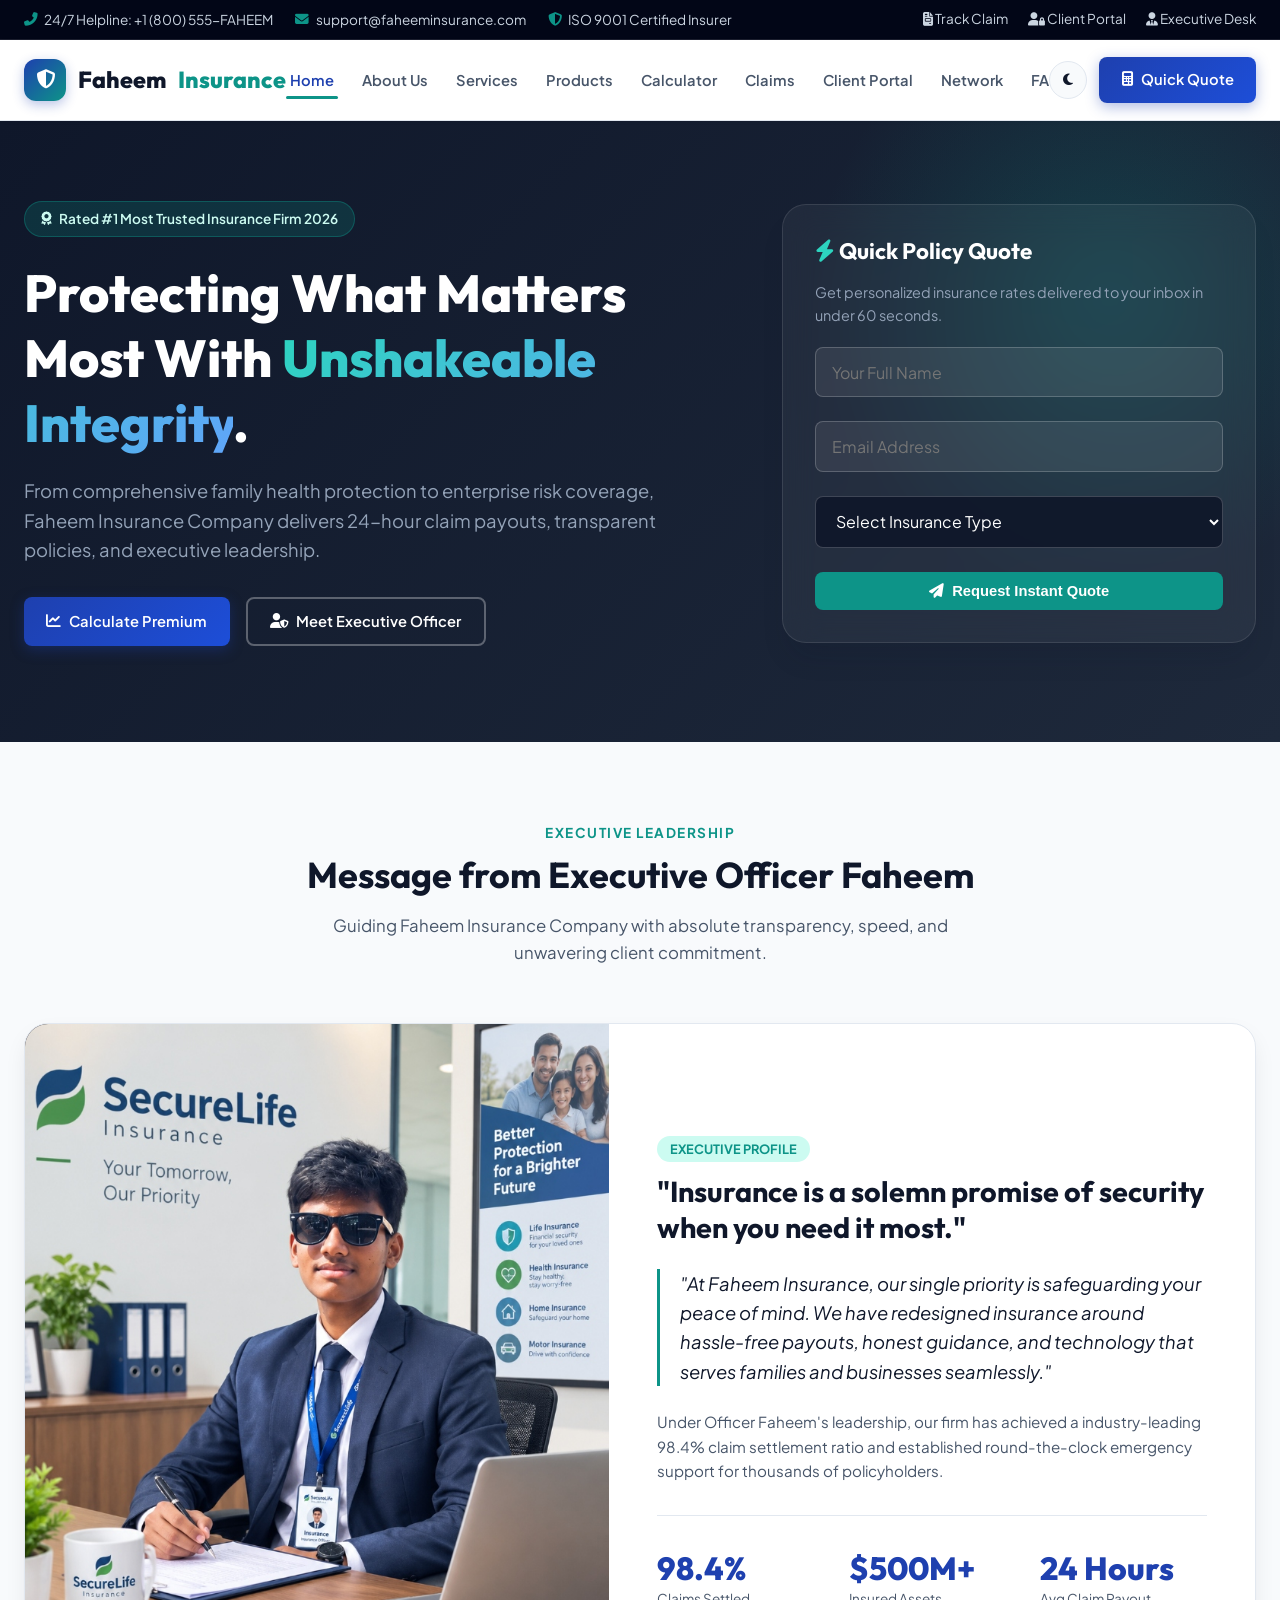
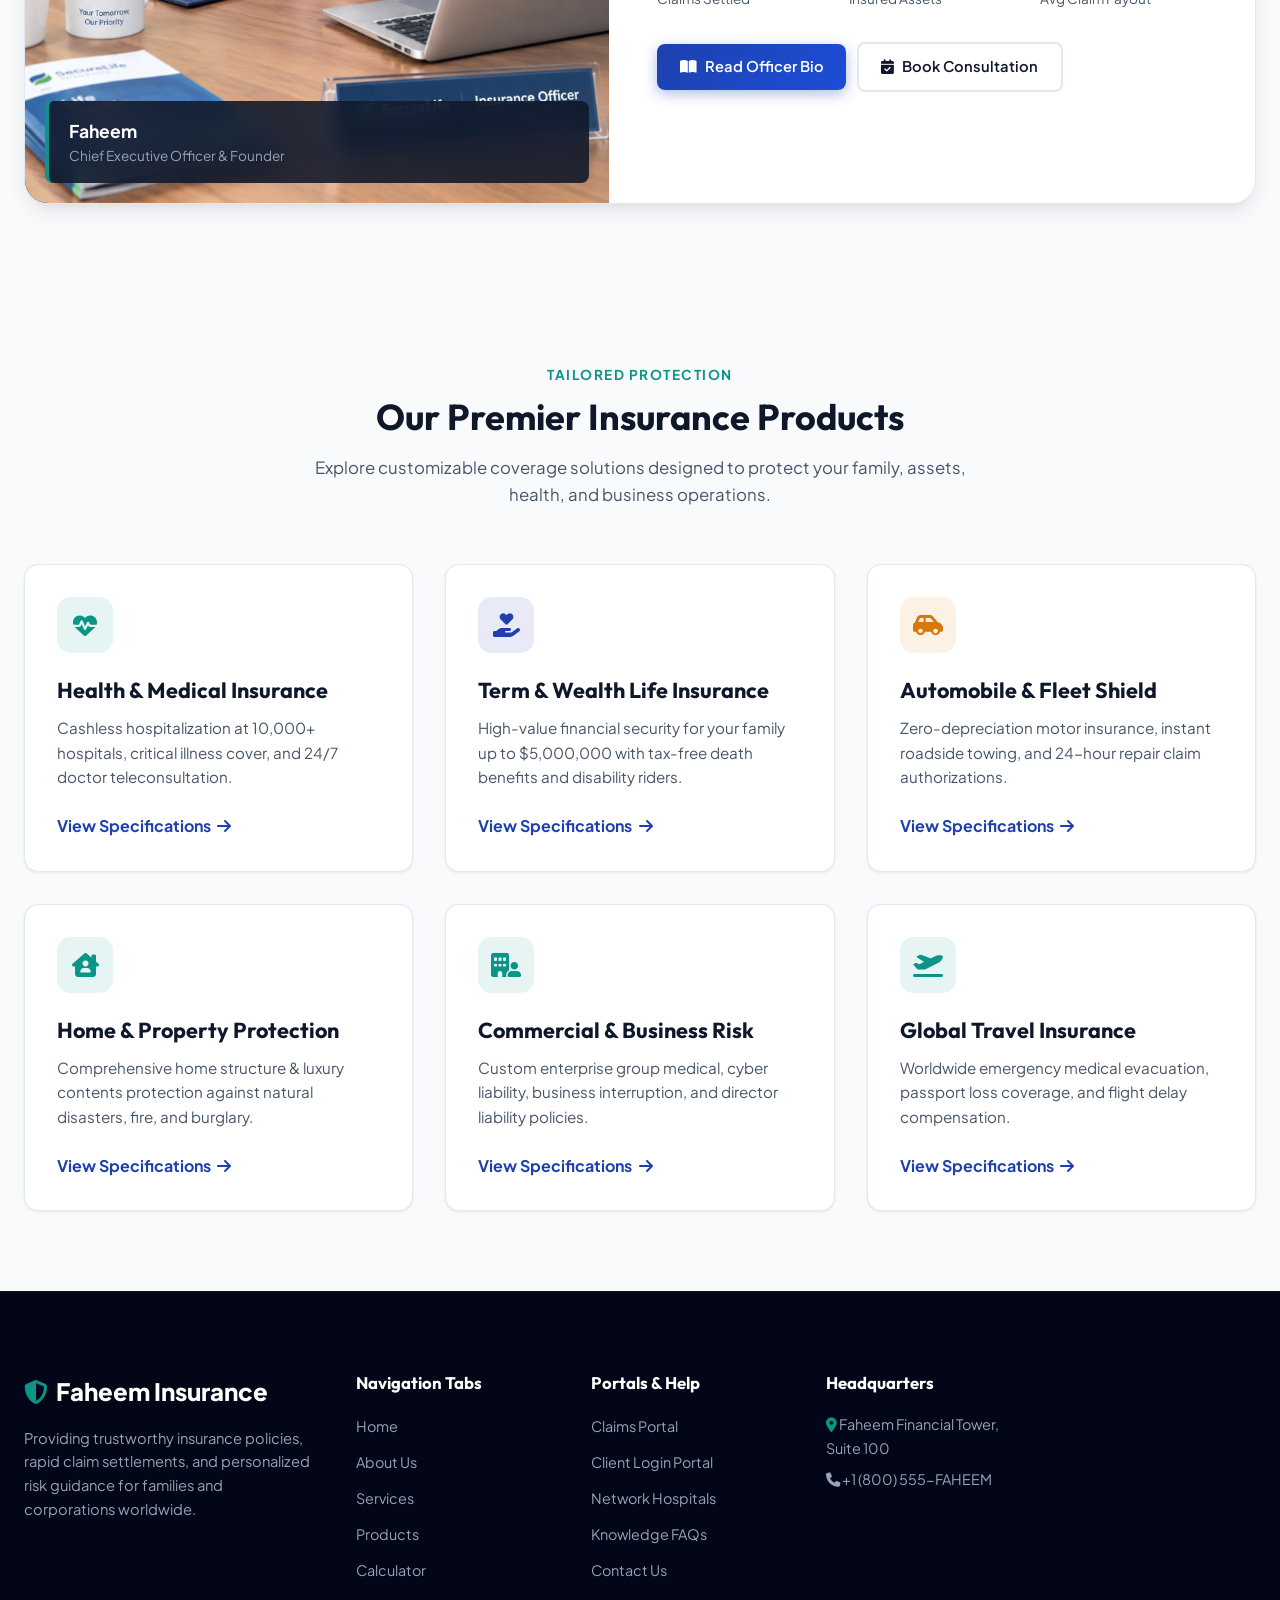
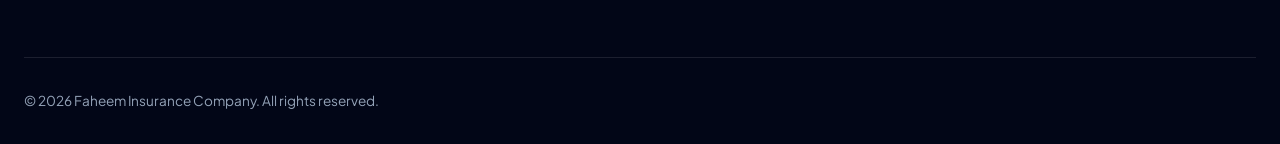
<file: index.html>
<!DOCTYPE html>
<html lang="en">
<head>
  <meta charset="UTF-8">
  <meta name="viewport" content="width=device-width, initial-scale=1.0">
  <title>Faheem Insurance Company | Reliable Health, Life, Auto & Business Protection</title>
  <link rel="stylesheet" href="css/styles.css">
  <link rel="stylesheet" href="https://cdnjs.cloudflare.com/ajax/libs/font-awesome/6.4.0/css/all.min.css">
</head>
<body>

  <!-- Top Announcement Bar -->
  <div class="top-bar">
    <div class="container">
      <div class="top-info">
        <span><i class="fas fa-phone-alt"></i> 24/7 Helpline: +1 (800) 555-FAHEEM</span>
        <span><i class="fas fa-envelope"></i> support@faheeminsurance.com</span>
        <span><i class="fas fa-shield-halved"></i> ISO 9001 Certified Insurer</span>
      </div>
      <div class="top-action">
        <a href="claims.html"><i class="fas fa-file-invoice"></i> Track Claim</a>
        <a href="portal.html"><i class="fas fa-user-lock"></i> Client Portal</a>
        <a href="contact.html"><i class="fas fa-user-tie"></i> Executive Desk</a>
      </div>
    </div>
  </div>

  <!-- Master Multi-Tab Navbar -->
  <header class="navbar">
    <div class="container">
      <div class="nav-wrapper">
        <a href="index.html" class="logo">
          <div class="logo-badge"><i class="fas fa-shield-halved"></i></div>
          Faheem <span>Insurance</span>
        </a>
        
        <ul class="nav-menu">
          <li><a href="index.html" class="nav-link active">Home</a></li>
          <li><a href="about.html" class="nav-link">About Us</a></li>
          <li><a href="services.html" class="nav-link">Services</a></li>
          <li><a href="products.html" class="nav-link">Products</a></li>
          <li><a href="calculator.html" class="nav-link">Calculator</a></li>
          <li><a href="claims.html" class="nav-link">Claims</a></li>
          <li><a href="portal.html" class="nav-link">Client Portal</a></li>
          <li><a href="network.html" class="nav-link">Network</a></li>
          <li><a href="faqs.html" class="nav-link">FAQs</a></li>
          <li><a href="contact.html" class="nav-link">Contact</a></li>
        </ul>

        <div class="nav-controls">
          <button id="theme-toggle-btn" class="theme-toggle-btn" title="Toggle Dark/Light Mode">
            <i class="fas fa-moon"></i>
          </button>
          <a href="calculator.html" class="btn btn-primary"><i class="fas fa-calculator"></i> Quick Quote</a>
          <div class="mobile-toggle"><i class="fas fa-bars"></i></div>
        </div>
      </div>
    </div>
  </header>

  <!-- Hero Banner -->
  <section class="hero">
    <div class="container">
      <div class="hero-grid">
        <div>
          <div class="hero-badge"><i class="fas fa-award"></i> Rated #1 Most Trusted Insurance Firm 2026</div>
          <h1 class="hero-title">Protecting What Matters Most With <span>Unshakeable Integrity</span>.</h1>
          <p class="hero-desc">From comprehensive family health protection to enterprise risk coverage, Faheem Insurance Company delivers 24-hour claim payouts, transparent policies, and executive leadership.</p>
          <div class="hero-actions">
            <a href="calculator.html" class="btn btn-primary"><i class="fas fa-chart-line"></i> Calculate Premium</a>
            <a href="about.html" class="btn btn-outline" style="color: white; border-color: rgba(255,255,255,0.3);"><i class="fas fa-user-shield"></i> Meet Executive Officer</a>
          </div>
        </div>
        <div>
          <div class="hero-card-box">
            <h3><i class="fas fa-bolt" style="color: #2DD4BF;"></i> Quick Policy Quote</h3>
            <p style="color: #94A3B8; font-size: 0.9rem; margin-bottom: 1.25rem;">Get personalized insurance rates delivered to your inbox in under 60 seconds.</p>
            <form id="quick-quote-form">
              <div class="form-group">
                <input type="text" class="form-control" placeholder="Your Full Name" required style="background: rgba(255,255,255,0.08); border-color: rgba(255,255,255,0.2); color: white;">
              </div>
              <div class="form-group">
                <input type="email" class="form-control" placeholder="Email Address" required style="background: rgba(255,255,255,0.08); border-color: rgba(255,255,255,0.2); color: white;">
              </div>
              <div class="form-group">
                <select class="form-control" required style="background: rgba(15,23,42,0.9); border-color: rgba(255,255,255,0.2); color: white;">
                  <option value="">Select Insurance Type</option>
                  <option value="health">Comprehensive Health Insurance</option>
                  <option value="life">Family Term Life Protection</option>
                  <option value="auto">Automobile & Vehicle Policy</option>
                  <option value="home">Home & Property Protection</option>
                  <option value="business">Commercial Business Insurance</option>
                </select>
              </div>
              <button type="submit" class="btn btn-secondary" style="width: 100%;"><i class="fas fa-paper-plane"></i> Request Instant Quote</button>
            </form>
          </div>
        </div>
      </div>
    </div>
  </section>

  <!-- Executive Officer Spotlight -->
  <section class="section">
    <div class="container">
      <div class="section-header">
        <span class="section-tag">Executive Leadership</span>
        <h2 class="section-title">Message from Executive Officer Faheem</h2>
        <p class="section-desc">Guiding Faheem Insurance Company with absolute transparency, speed, and unwavering client commitment.</p>
      </div>

      <div class="officer-banner">
        <div class="officer-grid">
          <div class="officer-img-wrapper">
            <img src="assets/images/faheem-officer.jpg" alt="Faheem - Executive Insurance Officer" class="officer-img">
            <div class="officer-badge">
              <div class="officer-badge-title">Faheem</div>
              <div class="officer-badge-sub">Chief Executive Officer & Founder</div>
            </div>
          </div>
          <div class="officer-content">
            <span style="background: var(--light-teal); color: var(--accent-teal); font-weight: 700; font-size: 0.8rem; padding: 0.3rem 0.8rem; border-radius: 20px; text-transform: uppercase;">Executive Profile</span>
            <h3 style="font-size: 1.8rem; margin-top: 0.75rem; margin-bottom: 0.5rem;">"Insurance is a solemn promise of security when you need it most."</h3>
            <p class="officer-quote">"At Faheem Insurance, our single priority is safeguarding your peace of mind. We have redesigned insurance around hassle-free payouts, honest guidance, and technology that serves families and businesses seamlessly."</p>
            <p style="color: var(--text-muted); font-size: 0.95rem;">Under Officer Faheem's leadership, our firm has achieved a industry-leading 98.4% claim settlement ratio and established round-the-clock emergency support for thousands of policyholders.</p>

            <div class="stats-row">
              <div class="stat-item">
                <h4>98.4%</h4>
                <p>Claims Settled</p>
              </div>
              <div class="stat-item">
                <h4>$500M+</h4>
                <p>Insured Assets</p>
              </div>
              <div class="stat-item">
                <h4>24 Hours</h4>
                <p>Avg Claim Payout</p>
              </div>
            </div>

            <div style="margin-top: 2rem;">
              <a href="about.html" class="btn btn-primary"><i class="fas fa-book-open"></i> Read Officer Bio</a>
              <a href="contact.html" class="btn btn-outline" style="margin-left: 0.5rem;"><i class="fas fa-calendar-check"></i> Book Consultation</a>
            </div>
          </div>
        </div>
      </div>
    </div>
  </section>

  <!-- Key Insurance Products Grid -->
  <section class="section" style="background: var(--bg-slate);">
    <div class="container">
      <div class="section-header">
        <span class="section-tag">Tailored Protection</span>
        <h2 class="section-title">Our Premier Insurance Products</h2>
        <p class="section-desc">Explore customizable coverage solutions designed to protect your family, assets, health, and business operations.</p>
      </div>

      <div class="grid-3">
        <!-- Health Card -->
        <div class="card">
          <div class="card-icon"><i class="fas fa-heart-pulse"></i></div>
          <h3 class="card-title">Health & Medical Insurance</h3>
          <p class="card-text">Cashless hospitalization at 10,000+ hospitals, critical illness cover, and 24/7 doctor teleconsultation.</p>
          <a href="products.html#health" class="card-link">View Specifications <i class="fas fa-arrow-right"></i></a>
        </div>

        <!-- Life Card -->
        <div class="card">
          <div class="card-icon" style="background: rgba(30,64,175,0.1); color: var(--primary-blue);"><i class="fas fa-hand-holding-heart"></i></div>
          <h3 class="card-title">Term & Wealth Life Insurance</h3>
          <p class="card-text">High-value financial security for your family up to $5,000,000 with tax-free death benefits and disability riders.</p>
          <a href="products.html#life" class="card-link">View Specifications <i class="fas fa-arrow-right"></i></a>
        </div>

        <!-- Auto Card -->
        <div class="card">
          <div class="card-icon" style="background: rgba(217,119,6,0.1); color: var(--accent-gold);"><i class="fas fa-car-side"></i></div>
          <h3 class="card-title">Automobile & Fleet Shield</h3>
          <p class="card-text">Zero-depreciation motor insurance, instant roadside towing, and 24-hour repair claim authorizations.</p>
          <a href="products.html#auto" class="card-link">View Specifications <i class="fas fa-arrow-right"></i></a>
        </div>

        <!-- Home Card -->
        <div class="card">
          <div class="card-icon"><i class="fas fa-house-chimney-user"></i></div>
          <h3 class="card-title">Home & Property Protection</h3>
          <p class="card-text">Comprehensive home structure & luxury contents protection against natural disasters, fire, and burglary.</p>
          <a href="products.html#home" class="card-link">View Specifications <i class="fas fa-arrow-right"></i></a>
        </div>

        <!-- Business Card -->
        <div class="card">
          <div class="card-icon"><i class="fas fa-building-user"></i></div>
          <h3 class="card-title">Commercial & Business Risk</h3>
          <p class="card-text">Custom enterprise group medical, cyber liability, business interruption, and director liability policies.</p>
          <a href="products.html#business" class="card-link">View Specifications <i class="fas fa-arrow-right"></i></a>
        </div>

        <!-- Travel Card -->
        <div class="card">
          <div class="card-icon"><i class="fas fa-plane-departure"></i></div>
          <h3 class="card-title">Global Travel Insurance</h3>
          <p class="card-text">Worldwide emergency medical evacuation, passport loss coverage, and flight delay compensation.</p>
          <a href="products.html#travel" class="card-link">View Specifications <i class="fas fa-arrow-right"></i></a>
        </div>
      </div>
    </div>
  </section>

  <!-- Footer -->
  <footer>
    <div class="container">
      <div class="footer-grid">
        <div>
          <div class="footer-logo"><i class="fas fa-shield-halved" style="color: var(--accent-teal);"></i> Faheem Insurance</div>
          <p class="footer-desc">Providing trustworthy insurance policies, rapid claim settlements, and personalized risk guidance for families and corporations worldwide.</p>
        </div>
        <div>
          <h4 class="footer-title">Navigation Tabs</h4>
          <ul class="footer-links">
            <li><a href="index.html">Home</a></li>
            <li><a href="about.html">About Us</a></li>
            <li><a href="services.html">Services</a></li>
            <li><a href="products.html">Products</a></li>
            <li><a href="calculator.html">Calculator</a></li>
          </ul>
        </div>
        <div>
          <h4 class="footer-title">Portals & Help</h4>
          <ul class="footer-links">
            <li><a href="claims.html">Claims Portal</a></li>
            <li><a href="portal.html">Client Login Portal</a></li>
            <li><a href="network.html">Network Hospitals</a></li>
            <li><a href="faqs.html">Knowledge FAQs</a></li>
            <li><a href="contact.html">Contact Us</a></li>
          </ul>
        </div>
        <div>
          <h4 class="footer-title">Headquarters</h4>
          <p style="font-size: 0.9rem;"><i class="fas fa-map-marker-alt" style="color: var(--accent-teal);"></i> Faheem Financial Tower, Suite 100</p>
          <p style="font-size: 0.9rem; margin-top: 0.5rem;"><i class="fas fa-phone"></i> +1 (800) 555-FAHEEM</p>
        </div>
      </div>
      <div class="footer-bottom">
        <p>&copy; 2026 Faheem Insurance Company. All rights reserved.</p>
      </div>
    </div>
  </footer>

  <script src="js/main.js"></script>
</body>
</html>
</file>
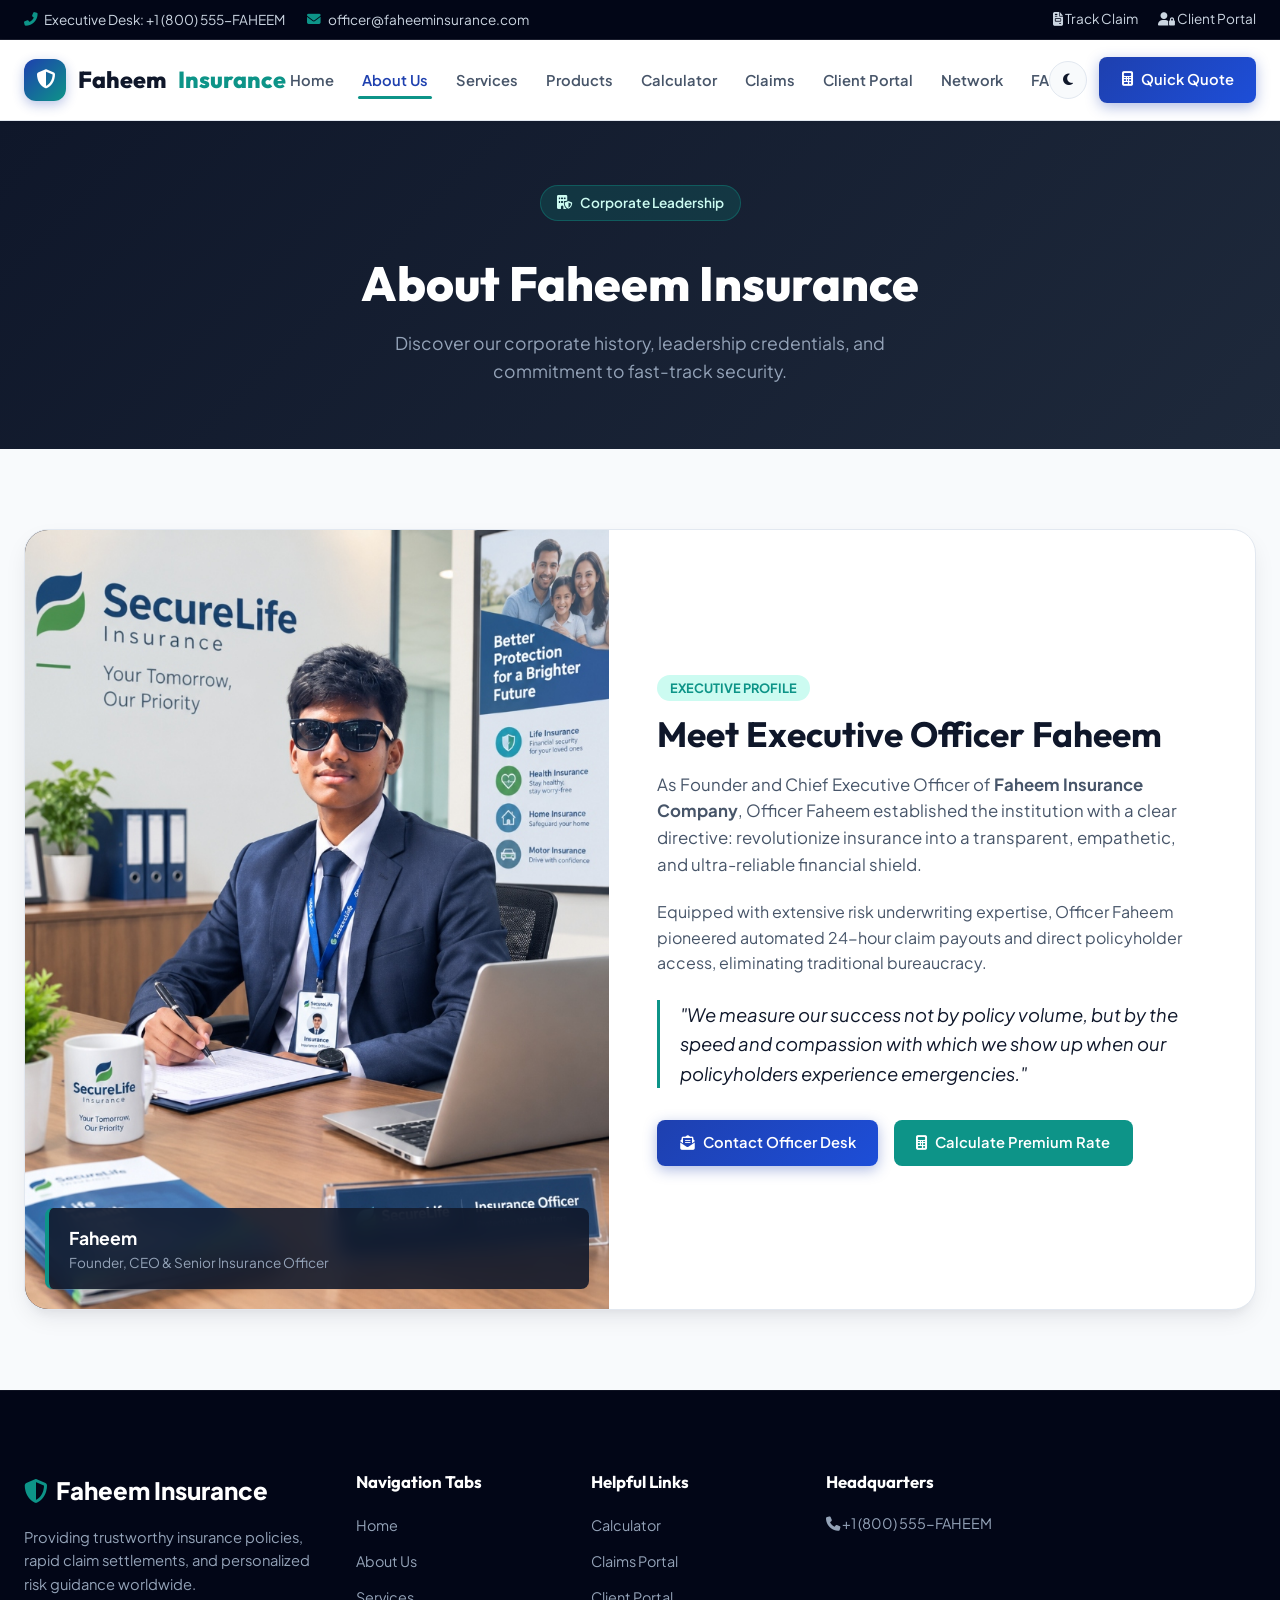
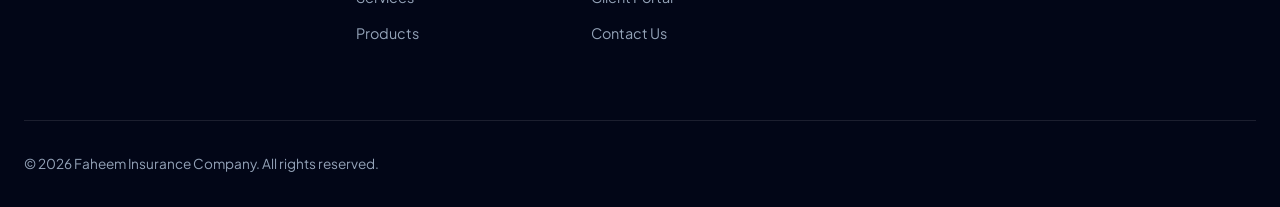
<file: about.html>
<!DOCTYPE html>
<html lang="en">
<head>
  <meta charset="UTF-8">
  <meta name="viewport" content="width=device-width, initial-scale=1.0">
  <title>About Us & Executive Officer Faheem | Faheem Insurance Company</title>
  <link rel="stylesheet" href="css/styles.css">
  <link rel="stylesheet" href="https://cdnjs.cloudflare.com/ajax/libs/font-awesome/6.4.0/css/all.min.css">
</head>
<body>

  <!-- Top Announcement Bar -->
  <div class="top-bar">
    <div class="container">
      <div class="top-info">
        <span><i class="fas fa-phone-alt"></i> Executive Desk: +1 (800) 555-FAHEEM</span>
        <span><i class="fas fa-envelope"></i> officer@faheeminsurance.com</span>
      </div>
      <div class="top-action">
        <a href="claims.html"><i class="fas fa-file-invoice"></i> Track Claim</a>
        <a href="portal.html"><i class="fas fa-user-lock"></i> Client Portal</a>
      </div>
    </div>
  </div>

  <!-- Master Navbar -->
  <header class="navbar">
    <div class="container">
      <div class="nav-wrapper">
        <a href="index.html" class="logo">
          <div class="logo-badge"><i class="fas fa-shield-halved"></i></div>
          Faheem <span>Insurance</span>
        </a>
        
        <ul class="nav-menu">
          <li><a href="index.html" class="nav-link">Home</a></li>
          <li><a href="about.html" class="nav-link active">About Us</a></li>
          <li><a href="services.html" class="nav-link">Services</a></li>
          <li><a href="products.html" class="nav-link">Products</a></li>
          <li><a href="calculator.html" class="nav-link">Calculator</a></li>
          <li><a href="claims.html" class="nav-link">Claims</a></li>
          <li><a href="portal.html" class="nav-link">Client Portal</a></li>
          <li><a href="network.html" class="nav-link">Network</a></li>
          <li><a href="faqs.html" class="nav-link">FAQs</a></li>
          <li><a href="contact.html" class="nav-link">Contact</a></li>
        </ul>

        <div class="nav-controls">
          <button id="theme-toggle-btn" class="theme-toggle-btn" title="Toggle Dark/Light Mode">
            <i class="fas fa-moon"></i>
          </button>
          <a href="calculator.html" class="btn btn-primary"><i class="fas fa-calculator"></i> Quick Quote</a>
          <div class="mobile-toggle"><i class="fas fa-bars"></i></div>
        </div>
      </div>
    </div>
  </header>

  <!-- Title Banner -->
  <section style="background: linear-gradient(135deg, #0F172A, #1E293B); color: white; padding: 4rem 0;">
    <div class="container" style="text-align: center;">
      <span class="hero-badge"><i class="fas fa-building-shield"></i> Corporate Leadership</span>
      <h1 style="font-size: 3rem; font-weight: 800; color: white; margin-top: 0.5rem;">About Faheem Insurance</h1>
      <p style="color: #94A3B8; max-width: 600px; margin: 1rem auto 0 auto; font-size: 1.1rem;">Discover our corporate history, leadership credentials, and commitment to fast-track security.</p>
    </div>
  </section>

  <!-- Detailed Executive Officer Profile -->
  <section class="section">
    <div class="container">
      <div class="officer-banner">
        <div class="officer-grid">
          <div class="officer-img-wrapper" style="min-height: 500px;">
            <img src="assets/images/faheem-officer.jpg" alt="Faheem - Chief Executive Officer" class="officer-img">
            <div class="officer-badge">
              <div class="officer-badge-title">Faheem</div>
              <div class="officer-badge-sub">Founder, CEO & Senior Insurance Officer</div>
            </div>
          </div>
          <div class="officer-content">
            <span style="background: var(--light-teal); color: var(--accent-teal); font-weight: 700; font-size: 0.8rem; padding: 0.3rem 0.8rem; border-radius: 20px; text-transform: uppercase;">Executive Profile</span>
            <h2 style="font-size: 2.2rem; margin-top: 0.75rem; margin-bottom: 1rem;">Meet Executive Officer Faheem</h2>
            <p style="color: var(--text-muted); font-size: 1.05rem; margin-bottom: 1.25rem;">
              As Founder and Chief Executive Officer of <strong>Faheem Insurance Company</strong>, Officer Faheem established the institution with a clear directive: revolutionize insurance into a transparent, empathetic, and ultra-reliable financial shield.
            </p>
            <p style="color: var(--text-muted); font-size: 1rem; margin-bottom: 1.25rem;">
              Equipped with extensive risk underwriting expertise, Officer Faheem pioneered automated 24-hour claim payouts and direct policyholder access, eliminating traditional bureaucracy.
            </p>

            <div class="officer-quote">
              "We measure our success not by policy volume, but by the speed and compassion with which we show up when our policyholders experience emergencies."
            </div>

            <div style="display: flex; gap: 1rem; flex-wrap: wrap; margin-top: 2rem;">
              <a href="contact.html" class="btn btn-primary"><i class="fas fa-envelope-open-text"></i> Contact Officer Desk</a>
              <a href="calculator.html" class="btn btn-secondary"><i class="fas fa-calculator"></i> Calculate Premium Rate</a>
            </div>
          </div>
        </div>
      </div>
    </div>
  </section>

  <!-- Footer -->
  <footer>
    <div class="container">
      <div class="footer-grid">
        <div>
          <div class="footer-logo"><i class="fas fa-shield-halved" style="color: var(--accent-teal);"></i> Faheem Insurance</div>
          <p class="footer-desc">Providing trustworthy insurance policies, rapid claim settlements, and personalized risk guidance worldwide.</p>
        </div>
        <div>
          <h4 class="footer-title">Navigation Tabs</h4>
          <ul class="footer-links">
            <li><a href="index.html">Home</a></li>
            <li><a href="about.html">About Us</a></li>
            <li><a href="services.html">Services</a></li>
            <li><a href="products.html">Products</a></li>
          </ul>
        </div>
        <div>
          <h4 class="footer-title">Helpful Links</h4>
          <ul class="footer-links">
            <li><a href="calculator.html">Calculator</a></li>
            <li><a href="claims.html">Claims Portal</a></li>
            <li><a href="portal.html">Client Portal</a></li>
            <li><a href="contact.html">Contact Us</a></li>
          </ul>
        </div>
        <div>
          <h4 class="footer-title">Headquarters</h4>
          <p style="font-size: 0.9rem;"><i class="fas fa-phone"></i> +1 (800) 555-FAHEEM</p>
        </div>
      </div>
      <div class="footer-bottom">
        <p>&copy; 2026 Faheem Insurance Company. All rights reserved.</p>
      </div>
    </div>
  </footer>

  <script src="js/main.js"></script>
</body>
</html>
</file>
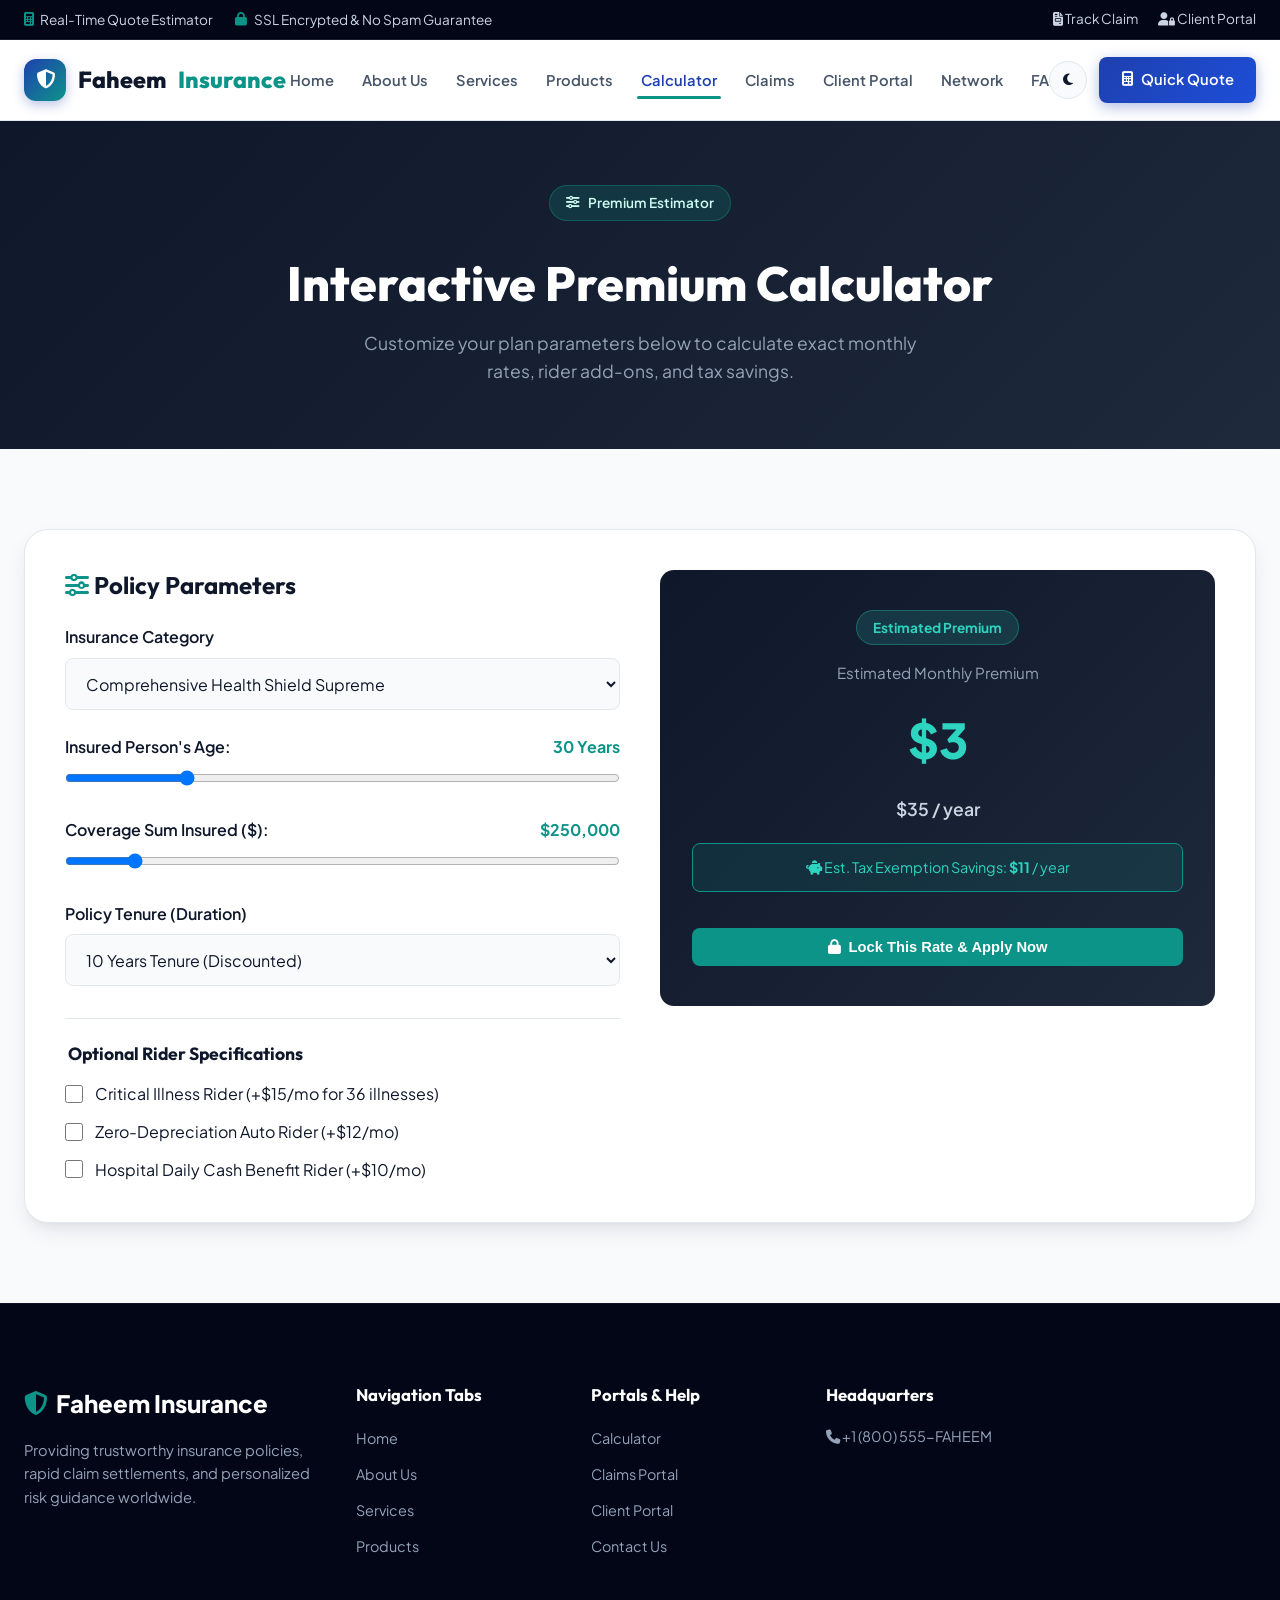
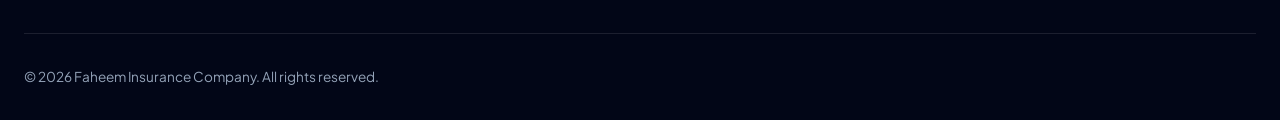
<file: calculator.html>
<!DOCTYPE html>
<html lang="en">
<head>
  <meta charset="UTF-8">
  <meta name="viewport" content="width=device-width, initial-scale=1.0">
  <title>Interactive Premium Calculator & Tax Savings | Faheem Insurance</title>
  <link rel="stylesheet" href="css/styles.css">
  <link rel="stylesheet" href="https://cdnjs.cloudflare.com/ajax/libs/font-awesome/6.4.0/css/all.min.css">
</head>
<body>

  <!-- Top Announcement Bar -->
  <div class="top-bar">
    <div class="container">
      <div class="top-info">
        <span><i class="fas fa-calculator"></i> Real-Time Quote Estimator</span>
        <span><i class="fas fa-lock"></i> SSL Encrypted & No Spam Guarantee</span>
      </div>
      <div class="top-action">
        <a href="claims.html"><i class="fas fa-file-invoice"></i> Track Claim</a>
        <a href="portal.html"><i class="fas fa-user-lock"></i> Client Portal</a>
      </div>
    </div>
  </div>

  <!-- Master Navbar -->
  <header class="navbar">
    <div class="container">
      <div class="nav-wrapper">
        <a href="index.html" class="logo">
          <div class="logo-badge"><i class="fas fa-shield-halved"></i></div>
          Faheem <span>Insurance</span>
        </a>
        
        <ul class="nav-menu">
          <li><a href="index.html" class="nav-link">Home</a></li>
          <li><a href="about.html" class="nav-link">About Us</a></li>
          <li><a href="services.html" class="nav-link">Services</a></li>
          <li><a href="products.html" class="nav-link">Products</a></li>
          <li><a href="calculator.html" class="nav-link active">Calculator</a></li>
          <li><a href="claims.html" class="nav-link">Claims</a></li>
          <li><a href="portal.html" class="nav-link">Client Portal</a></li>
          <li><a href="network.html" class="nav-link">Network</a></li>
          <li><a href="faqs.html" class="nav-link">FAQs</a></li>
          <li><a href="contact.html" class="nav-link">Contact</a></li>
        </ul>

        <div class="nav-controls">
          <button id="theme-toggle-btn" class="theme-toggle-btn" title="Toggle Dark/Light Mode">
            <i class="fas fa-moon"></i>
          </button>
          <a href="calculator.html" class="btn btn-primary"><i class="fas fa-calculator"></i> Quick Quote</a>
          <div class="mobile-toggle"><i class="fas fa-bars"></i></div>
        </div>
      </div>
    </div>
  </header>

  <!-- Title Banner -->
  <section style="background: linear-gradient(135deg, #0F172A, #1E293B); color: white; padding: 4rem 0;">
    <div class="container" style="text-align: center;">
      <span class="hero-badge"><i class="fas fa-sliders"></i> Premium Estimator</span>
      <h1 style="font-size: 3rem; font-weight: 800; color: white; margin-top: 0.5rem;">Interactive Premium Calculator</h1>
      <p style="color: #94A3B8; max-width: 600px; margin: 1rem auto 0 auto; font-size: 1.1rem;">Customize your plan parameters below to calculate exact monthly rates, rider add-ons, and tax savings.</p>
    </div>
  </section>

  <!-- Calculator Controls & Live Results -->
  <section class="section">
    <div class="container">
      <div class="calc-wrapper">
        <div class="grid-2" style="align-items: flex-start;">
          <!-- Controls -->
          <div>
            <h3 style="font-size: 1.5rem; margin-bottom: 1.5rem; color: var(--text-dark);"><i class="fas fa-sliders" style="color: var(--accent-teal);"></i> Policy Parameters</h3>

            <div class="form-group">
              <label class="form-label" for="calc-plan-type">Insurance Category</label>
              <select id="calc-plan-type" class="form-control">
                <option value="health">Comprehensive Health Shield Supreme</option>
                <option value="life">Term Life Security Plan</option>
                <option value="auto">Automobile & Vehicle Policy</option>
                <option value="home">Home & Property Protection</option>
                <option value="business">Commercial Business Cover</option>
              </select>
            </div>

            <div class="form-group">
              <label class="form-label" for="calc-age">
                Insured Person's Age: <span id="calc-age-val" class="range-slider-val">30 Years</span>
              </label>
              <input type="range" id="calc-age" min="18" max="75" value="30" class="form-control" style="padding: 0; cursor: pointer;">
            </div>

            <div class="form-group">
              <label class="form-label" for="calc-coverage">
                Coverage Sum Insured ($): <span id="calc-coverage-val" class="range-slider-val">$250,000</span>
              </label>
              <input type="range" id="calc-coverage" min="25000" max="2000000" step="25000" value="250000" class="form-control" style="padding: 0; cursor: pointer;">
            </div>

            <div class="form-group">
              <label class="form-label" for="calc-term">Policy Tenure (Duration)</label>
              <select id="calc-term" class="form-control">
                <option value="1">1 Year Plan (Annual Renewable)</option>
                <option value="5">5 Years Tenure</option>
                <option value="10" selected>10 Years Tenure (Discounted)</option>
                <option value="20">20 Years Tenure (Maximum Savings)</option>
              </select>
            </div>

            <!-- Optional Rider Add-ons -->
            <div style="margin-top: 2rem; padding-top: 1.5rem; border-top: 1px solid var(--border-light);">
              <h4 style="font-size: 1.1rem; margin-bottom: 1rem; color: var(--text-dark);"><i class="fas fa-shield-plus" style="color: var(--primary-blue);"></i> Optional Rider Specifications</h4>
              
              <label style="display: flex; align-items: center; gap: 0.75rem; margin-bottom: 0.75rem; cursor: pointer;">
                <input type="checkbox" class="rider-checkbox" value="15" style="width: 18px; height: 18px;">
                <span>Critical Illness Rider (+$15/mo for 36 illnesses)</span>
              </label>

              <label style="display: flex; align-items: center; gap: 0.75rem; margin-bottom: 0.75rem; cursor: pointer;">
                <input type="checkbox" class="rider-checkbox" value="12" style="width: 18px; height: 18px;">
                <span>Zero-Depreciation Auto Rider (+$12/mo)</span>
              </label>

              <label style="display: flex; align-items: center; gap: 0.75rem; cursor: pointer;">
                <input type="checkbox" class="rider-checkbox" value="10" style="width: 18px; height: 18px;">
                <span>Hospital Daily Cash Benefit Rider (+$10/mo)</span>
              </label>
            </div>

          </div>

          <!-- Live Result Box -->
          <div>
            <div class="calc-result-box">
              <span style="background: rgba(45, 212, 191, 0.15); color: #2DD4BF; border: 1px solid rgba(45, 212, 191, 0.3); font-weight: 700; font-size: 0.85rem; padding: 0.35rem 1rem; border-radius: 20px;">Estimated Premium</span>
              <p style="color: #94A3B8; font-size: 0.95rem; margin-top: 1rem;">Estimated Monthly Premium</p>
              <div id="calc-monthly-price" class="calc-price">$38</div>
              <p id="calc-annual-price" style="color: #CBD5E1; font-weight: 600; font-size: 1.1rem;">$437 / year</p>
              
              <div style="background: rgba(13, 148, 136, 0.15); border: 1px solid var(--accent-teal); color: #2DD4BF; width: 100%; padding: 0.75rem; border-radius: 8px; margin: 1.25rem 0; font-size: 0.9rem;">
                <i class="fas fa-piggy-bank"></i> Est. Tax Exemption Savings: <strong id="calc-tax-savings">$131</strong> / year
              </div>

              <button class="btn btn-secondary" data-modal-target="quote-modal" style="width: 100%; margin-top: 1rem;"><i class="fas fa-lock"></i> Lock This Rate & Apply Now</button>
            </div>
          </div>
        </div>
      </div>
    </div>
  </section>

  <!-- Modal -->
  <div id="quote-modal" class="modal-overlay">
    <div class="modal-box">
      <div class="modal-close">&times;</div>
      <h3 style="font-size: 1.5rem; margin-bottom: 0.5rem; color: var(--text-dark);"><i class="fas fa-shield-alt" style="color: var(--accent-teal);"></i> Lock Your Estimated Premium</h3>
      <p style="color: var(--text-muted); font-size: 0.95rem; margin-bottom: 1.5rem;">Enter your contact information below. Our senior advisor team will lock this rate for 30 days and send official policy documents.</p>
      
      <form>
        <div class="form-group">
          <label class="form-label">Full Name</label>
          <input type="text" class="form-control" placeholder="John Doe" required>
        </div>
        <div class="form-group">
          <label class="form-label">Email Address</label>
          <input type="email" class="form-control" placeholder="john@example.com" required>
        </div>
        <button type="submit" class="btn btn-primary" style="width: 100%;"><i class="fas fa-check-circle"></i> Confirm & Send Application</button>
      </form>
    </div>
  </div>

  <!-- Footer -->
  <footer>
    <div class="container">
      <div class="footer-grid">
        <div>
          <div class="footer-logo"><i class="fas fa-shield-halved" style="color: var(--accent-teal);"></i> Faheem Insurance</div>
          <p class="footer-desc">Providing trustworthy insurance policies, rapid claim settlements, and personalized risk guidance worldwide.</p>
        </div>
        <div>
          <h4 class="footer-title">Navigation Tabs</h4>
          <ul class="footer-links">
            <li><a href="index.html">Home</a></li>
            <li><a href="about.html">About Us</a></li>
            <li><a href="services.html">Services</a></li>
            <li><a href="products.html">Products</a></li>
          </ul>
        </div>
        <div>
          <h4 class="footer-title">Portals & Help</h4>
          <ul class="footer-links">
            <li><a href="calculator.html">Calculator</a></li>
            <li><a href="claims.html">Claims Portal</a></li>
            <li><a href="portal.html">Client Portal</a></li>
            <li><a href="contact.html">Contact Us</a></li>
          </ul>
        </div>
        <div>
          <h4 class="footer-title">Headquarters</h4>
          <p style="font-size: 0.9rem;"><i class="fas fa-phone"></i> +1 (800) 555-FAHEEM</p>
        </div>
      </div>
      <div class="footer-bottom">
        <p>&copy; 2026 Faheem Insurance Company. All rights reserved.</p>
      </div>
    </div>
  </footer>

  <script src="js/main.js"></script>
</body>
</html>
</file>
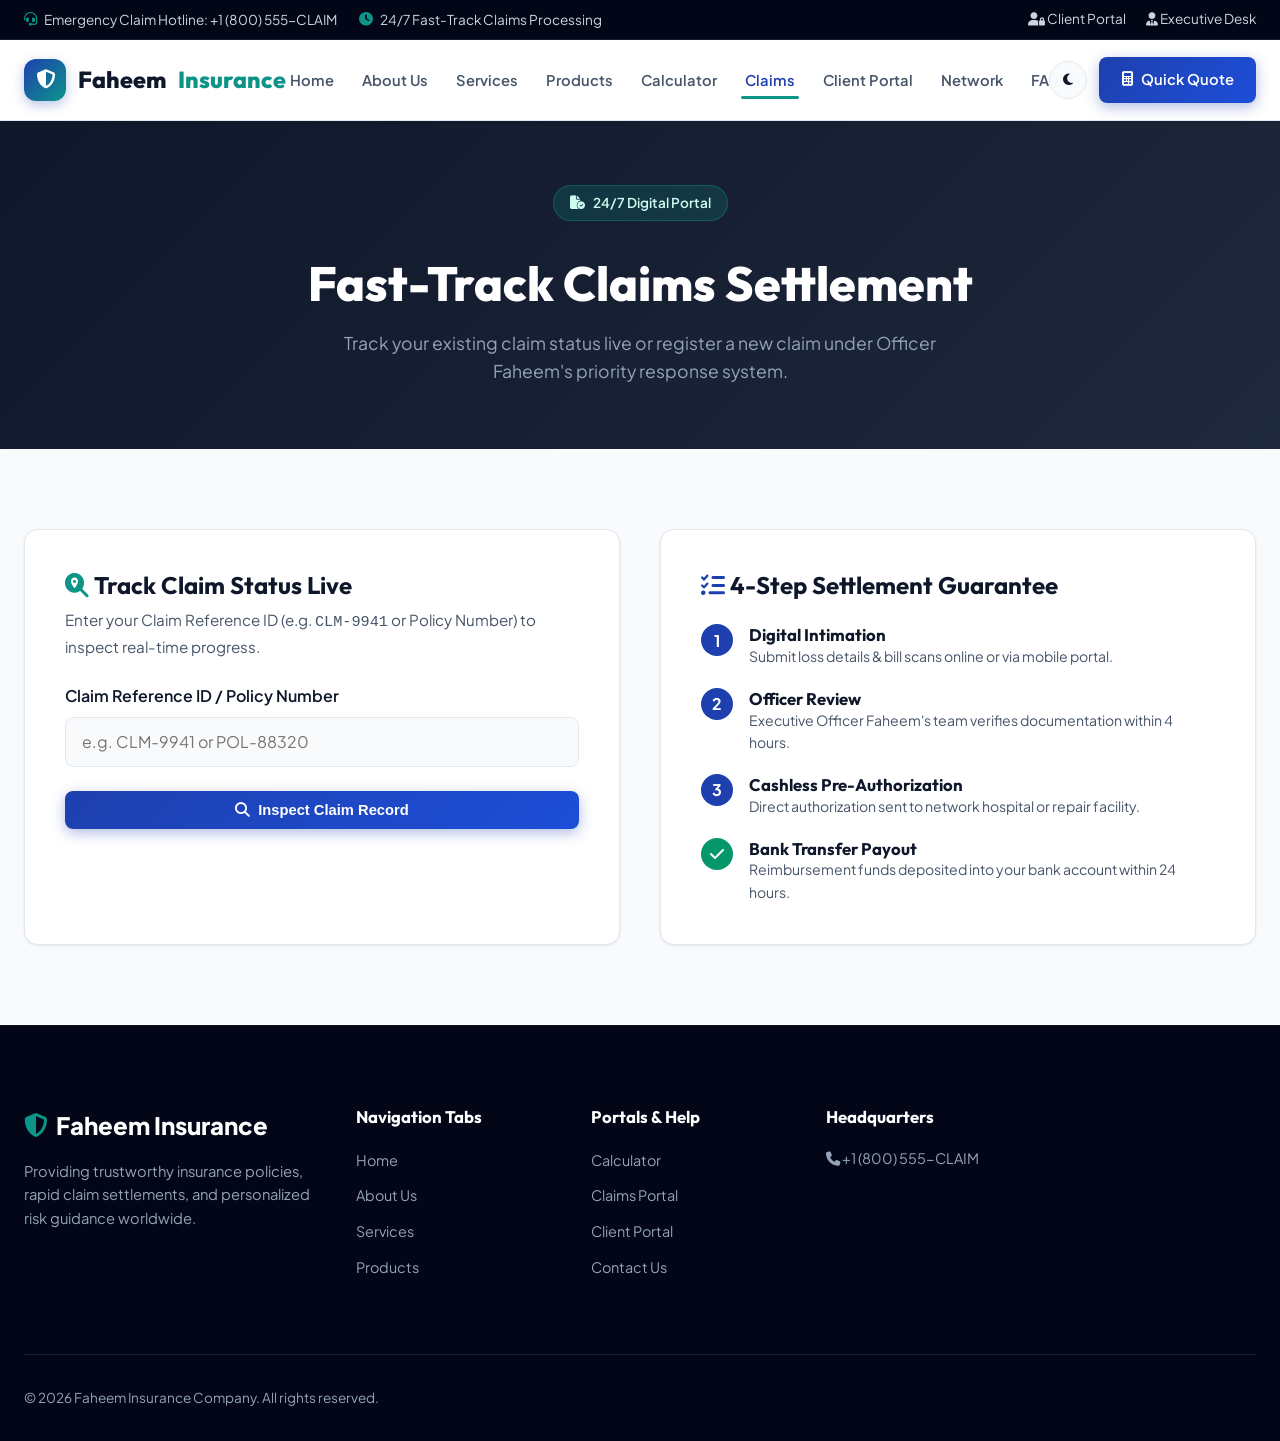
<file: claims.html>
<!DOCTYPE html>
<html lang="en">
<head>
  <meta charset="UTF-8">
  <meta name="viewport" content="width=device-width, initial-scale=1.0">
  <title>Claims Portal & Live Status Tracker | Faheem Insurance</title>
  <link rel="stylesheet" href="css/styles.css">
  <link rel="stylesheet" href="https://cdnjs.cloudflare.com/ajax/libs/font-awesome/6.4.0/css/all.min.css">
</head>
<body>

  <!-- Top Announcement Bar -->
  <div class="top-bar">
    <div class="container">
      <div class="top-info">
        <span><i class="fas fa-headset"></i> Emergency Claim Hotline: +1 (800) 555-CLAIM</span>
        <span><i class="fas fa-clock"></i> 24/7 Fast-Track Claims Processing</span>
      </div>
      <div class="top-action">
        <a href="portal.html"><i class="fas fa-user-lock"></i> Client Portal</a>
        <a href="contact.html"><i class="fas fa-user-tie"></i> Executive Desk</a>
      </div>
    </div>
  </div>

  <!-- Master Navbar -->
  <header class="navbar">
    <div class="container">
      <div class="nav-wrapper">
        <a href="index.html" class="logo">
          <div class="logo-badge"><i class="fas fa-shield-halved"></i></div>
          Faheem <span>Insurance</span>
        </a>
        
        <ul class="nav-menu">
          <li><a href="index.html" class="nav-link">Home</a></li>
          <li><a href="about.html" class="nav-link">About Us</a></li>
          <li><a href="services.html" class="nav-link">Services</a></li>
          <li><a href="products.html" class="nav-link">Products</a></li>
          <li><a href="calculator.html" class="nav-link">Calculator</a></li>
          <li><a href="claims.html" class="nav-link active">Claims</a></li>
          <li><a href="portal.html" class="nav-link">Client Portal</a></li>
          <li><a href="network.html" class="nav-link">Network</a></li>
          <li><a href="faqs.html" class="nav-link">FAQs</a></li>
          <li><a href="contact.html" class="nav-link">Contact</a></li>
        </ul>

        <div class="nav-controls">
          <button id="theme-toggle-btn" class="theme-toggle-btn" title="Toggle Dark/Light Mode">
            <i class="fas fa-moon"></i>
          </button>
          <a href="calculator.html" class="btn btn-primary"><i class="fas fa-calculator"></i> Quick Quote</a>
          <div class="mobile-toggle"><i class="fas fa-bars"></i></div>
        </div>
      </div>
    </div>
  </header>

  <!-- Title Banner -->
  <section style="background: linear-gradient(135deg, #0F172A, #1E293B); color: white; padding: 4rem 0;">
    <div class="container" style="text-align: center;">
      <span class="hero-badge"><i class="fas fa-file-circle-check"></i> 24/7 Digital Portal</span>
      <h1 style="font-size: 3rem; font-weight: 800; color: white; margin-top: 0.5rem;">Fast-Track Claims Settlement</h1>
      <p style="color: #94A3B8; max-width: 600px; margin: 1rem auto 0 auto; font-size: 1.1rem;">Track your existing claim status live or register a new claim under Officer Faheem's priority response system.</p>
    </div>
  </section>

  <!-- Main Claims Content -->
  <section class="section">
    <div class="container">
      <div class="grid-2">
        <!-- Live Claim Search -->
        <div class="card" style="padding: 2.5rem;">
          <h3 style="font-size: 1.5rem; color: var(--text-dark); margin-bottom: 0.5rem;"><i class="fas fa-magnifying-glass-location" style="color: var(--accent-teal);"></i> Track Claim Status Live</h3>
          <p style="color: var(--text-muted); font-size: 0.95rem; margin-bottom: 1.5rem;">Enter your Claim Reference ID (e.g. <code>CLM-9941</code> or Policy Number) to inspect real-time progress.</p>
          
          <form id="claim-track-form">
            <div class="form-group">
              <label class="form-label" for="claim-id-input">Claim Reference ID / Policy Number</label>
              <input type="text" id="claim-id-input" class="form-control" placeholder="e.g. CLM-9941 or POL-88320" required>
            </div>
            <button type="submit" class="btn btn-primary" style="width: 100%;"><i class="fas fa-search"></i> Inspect Claim Record</button>
          </form>

          <div id="claim-status-result" style="display: none;"></div>
        </div>

        <!-- 4-Step Process -->
        <div class="card" style="padding: 2.5rem;">
          <h3 style="font-size: 1.5rem; color: var(--text-dark); margin-bottom: 1.5rem;"><i class="fas fa-list-check" style="color: var(--primary-blue);"></i> 4-Step Settlement Guarantee</h3>
          
          <div style="display: flex; gap: 1rem; margin-bottom: 1.25rem;">
            <div style="background: var(--primary-blue); color: white; width: 32px; height: 32px; border-radius: 50%; display: flex; align-items: center; justify-content: center; font-weight: 700; flex-shrink: 0;">1</div>
            <div>
              <h4 style="font-size: 1.05rem;">Digital Intimation</h4>
              <p style="font-size: 0.88rem; color: var(--text-muted);">Submit loss details & bill scans online or via mobile portal.</p>
            </div>
          </div>

          <div style="display: flex; gap: 1rem; margin-bottom: 1.25rem;">
            <div style="background: var(--primary-blue); color: white; width: 32px; height: 32px; border-radius: 50%; display: flex; align-items: center; justify-content: center; font-weight: 700; flex-shrink: 0;">2</div>
            <div>
              <h4 style="font-size: 1.05rem;">Officer Review</h4>
              <p style="font-size: 0.88rem; color: var(--text-muted);">Executive Officer Faheem's team verifies documentation within 4 hours.</p>
            </div>
          </div>

          <div style="display: flex; gap: 1rem; margin-bottom: 1.25rem;">
            <div style="background: var(--primary-blue); color: white; width: 32px; height: 32px; border-radius: 50%; display: flex; align-items: center; justify-content: center; font-weight: 700; flex-shrink: 0;">3</div>
            <div>
              <h4 style="font-size: 1.05rem;">Cashless Pre-Authorization</h4>
              <p style="font-size: 0.88rem; color: var(--text-muted);">Direct authorization sent to network hospital or repair facility.</p>
            </div>
          </div>

          <div style="display: flex; gap: 1rem;">
            <div style="background: var(--accent-emerald); color: white; width: 32px; height: 32px; border-radius: 50%; display: flex; align-items: center; justify-content: center; font-weight: 700; flex-shrink: 0;"><i class="fas fa-check"></i></div>
            <div>
              <h4 style="font-size: 1.05rem;">Bank Transfer Payout</h4>
              <p style="font-size: 0.88rem; color: var(--text-muted);">Reimbursement funds deposited into your bank account within 24 hours.</p>
            </div>
          </div>
        </div>
      </div>
    </div>
  </section>

  <!-- Footer -->
  <footer>
    <div class="container">
      <div class="footer-grid">
        <div>
          <div class="footer-logo"><i class="fas fa-shield-halved" style="color: var(--accent-teal);"></i> Faheem Insurance</div>
          <p class="footer-desc">Providing trustworthy insurance policies, rapid claim settlements, and personalized risk guidance worldwide.</p>
        </div>
        <div>
          <h4 class="footer-title">Navigation Tabs</h4>
          <ul class="footer-links">
            <li><a href="index.html">Home</a></li>
            <li><a href="about.html">About Us</a></li>
            <li><a href="services.html">Services</a></li>
            <li><a href="products.html">Products</a></li>
          </ul>
        </div>
        <div>
          <h4 class="footer-title">Portals & Help</h4>
          <ul class="footer-links">
            <li><a href="calculator.html">Calculator</a></li>
            <li><a href="claims.html">Claims Portal</a></li>
            <li><a href="portal.html">Client Portal</a></li>
            <li><a href="contact.html">Contact Us</a></li>
          </ul>
        </div>
        <div>
          <h4 class="footer-title">Headquarters</h4>
          <p style="font-size: 0.9rem;"><i class="fas fa-phone"></i> +1 (800) 555-CLAIM</p>
        </div>
      </div>
      <div class="footer-bottom">
        <p>&copy; 2026 Faheem Insurance Company. All rights reserved.</p>
      </div>
    </div>
  </footer>

  <script src="js/main.js"></script>
</body>
</html>
</file>
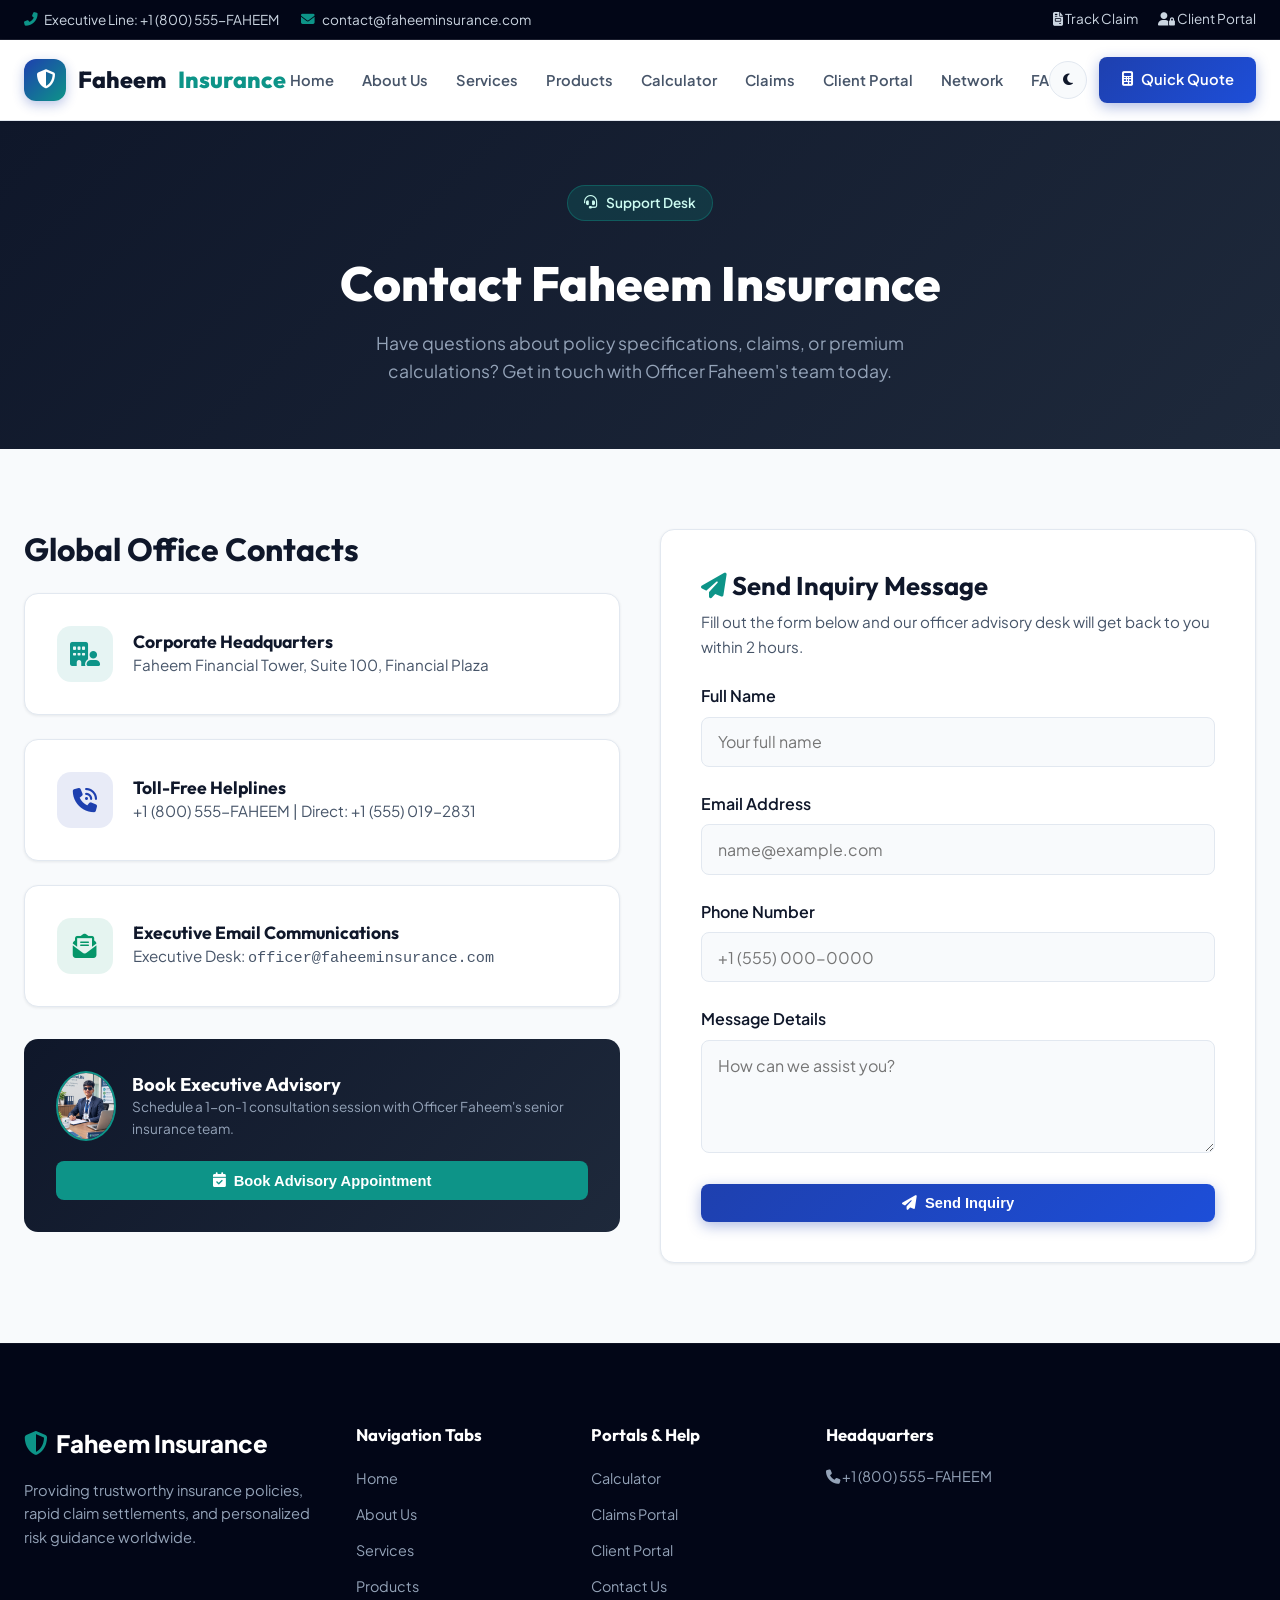
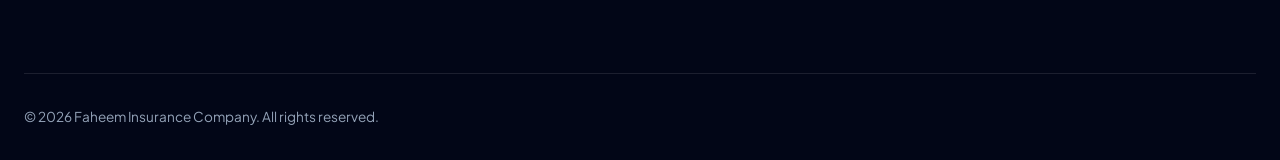
<file: contact.html>
<!DOCTYPE html>
<html lang="en">
<head>
  <meta charset="UTF-8">
  <meta name="viewport" content="width=device-width, initial-scale=1.0">
  <title>Contact Us & Book Advisory Appointment | Faheem Insurance</title>
  <link rel="stylesheet" href="css/styles.css">
  <link rel="stylesheet" href="https://cdnjs.cloudflare.com/ajax/libs/font-awesome/6.4.0/css/all.min.css">
</head>
<body>

  <!-- Top Announcement Bar -->
  <div class="top-bar">
    <div class="container">
      <div class="top-info">
        <span><i class="fas fa-phone-alt"></i> Executive Line: +1 (800) 555-FAHEEM</span>
        <span><i class="fas fa-envelope"></i> contact@faheeminsurance.com</span>
      </div>
      <div class="top-action">
        <a href="claims.html"><i class="fas fa-file-invoice"></i> Track Claim</a>
        <a href="portal.html"><i class="fas fa-user-lock"></i> Client Portal</a>
      </div>
    </div>
  </div>

  <!-- Master Navbar -->
  <header class="navbar">
    <div class="container">
      <div class="nav-wrapper">
        <a href="index.html" class="logo">
          <div class="logo-badge"><i class="fas fa-shield-halved"></i></div>
          Faheem <span>Insurance</span>
        </a>
        
        <ul class="nav-menu">
          <li><a href="index.html" class="nav-link">Home</a></li>
          <li><a href="about.html" class="nav-link">About Us</a></li>
          <li><a href="services.html" class="nav-link">Services</a></li>
          <li><a href="products.html" class="nav-link">Products</a></li>
          <li><a href="calculator.html" class="nav-link">Calculator</a></li>
          <li><a href="claims.html" class="nav-link">Claims</a></li>
          <li><a href="portal.html" class="nav-link">Client Portal</a></li>
          <li><a href="network.html" class="nav-link">Network</a></li>
          <li><a href="faqs.html" class="nav-link">FAQs</a></li>
          <li><a href="contact.html" class="nav-link active">Contact</a></li>
        </ul>

        <div class="nav-controls">
          <button id="theme-toggle-btn" class="theme-toggle-btn" title="Toggle Dark/Light Mode">
            <i class="fas fa-moon"></i>
          </button>
          <a href="calculator.html" class="btn btn-primary"><i class="fas fa-calculator"></i> Quick Quote</a>
          <div class="mobile-toggle"><i class="fas fa-bars"></i></div>
        </div>
      </div>
    </div>
  </header>

  <!-- Title Banner -->
  <section style="background: linear-gradient(135deg, #0F172A, #1E293B); color: white; padding: 4rem 0;">
    <div class="container" style="text-align: center;">
      <span class="hero-badge"><i class="fas fa-headset"></i> Support Desk</span>
      <h1 style="font-size: 3rem; font-weight: 800; color: white; margin-top: 0.5rem;">Contact Faheem Insurance</h1>
      <p style="color: #94A3B8; max-width: 600px; margin: 1rem auto 0 auto; font-size: 1.1rem;">Have questions about policy specifications, claims, or premium calculations? Get in touch with Officer Faheem's team today.</p>
    </div>
  </section>

  <!-- Contact Body -->
  <section class="section">
    <div class="container">
      <div class="grid-2">
        
        <!-- Contact Cards -->
        <div>
          <h2 style="font-size: 2rem; margin-bottom: 1.5rem; color: var(--text-dark);">Global Office Contacts</h2>

          <div class="card" style="margin-bottom: 1.5rem; display: flex; gap: 1.25rem; align-items: center;">
            <div class="card-icon" style="margin-bottom: 0; flex-shrink: 0;"><i class="fas fa-building-user"></i></div>
            <div>
              <h4 style="font-size: 1.1rem;">Corporate Headquarters</h4>
              <p style="color: var(--text-muted); font-size: 0.95rem;">Faheem Financial Tower, Suite 100, Financial Plaza</p>
            </div>
          </div>

          <div class="card" style="margin-bottom: 1.5rem; display: flex; gap: 1.25rem; align-items: center;">
            <div class="card-icon" style="margin-bottom: 0; flex-shrink: 0; background: rgba(30,64,175,0.1); color: var(--primary-blue);"><i class="fas fa-phone-volume"></i></div>
            <div>
              <h4 style="font-size: 1.1rem;">Toll-Free Helplines</h4>
              <p style="color: var(--text-muted); font-size: 0.95rem;">+1 (800) 555-FAHEEM | Direct: +1 (555) 019-2831</p>
            </div>
          </div>

          <div class="card" style="margin-bottom: 1.5rem; display: flex; gap: 1.25rem; align-items: center;">
            <div class="card-icon" style="margin-bottom: 0; flex-shrink: 0; background: rgba(5,150,105,0.1); color: var(--accent-emerald);"><i class="fas fa-envelope-open-text"></i></div>
            <div>
              <h4 style="font-size: 1.1rem;">Executive Email Communications</h4>
              <p style="color: var(--text-muted); font-size: 0.95rem;">Executive Desk: <code>officer@faheeminsurance.com</code></p>
            </div>
          </div>

          <!-- Officer Advisory Banner -->
          <div style="background: linear-gradient(135deg, #0F172A, #1E293B); color: white; padding: 2rem; border-radius: var(--radius-md); margin-top: 2rem;">
            <div style="display: flex; gap: 1rem; align-items: center;">
              <img src="assets/images/faheem-officer.jpg" alt="Faheem Officer" style="width: 70px; height: 70px; border-radius: 50%; object-fit: cover; border: 2px solid var(--accent-teal);">
              <div>
                <h4 style="color: white; font-size: 1.15rem;">Book Executive Advisory</h4>
                <p style="color: #94A3B8; font-size: 0.85rem;">Schedule a 1-on-1 consultation session with Officer Faheem's senior insurance team.</p>
              </div>
            </div>
            <button class="btn btn-secondary" data-modal-target="appointment-modal" style="width: 100%; margin-top: 1.25rem;"><i class="fas fa-calendar-check"></i> Book Advisory Appointment</button>
          </div>
        </div>

        <!-- Contact Form -->
        <div class="card" style="padding: 2.5rem;">
          <h3 style="font-size: 1.6rem; color: var(--text-dark); margin-bottom: 0.5rem;"><i class="fas fa-paper-plane" style="color: var(--accent-teal);"></i> Send Inquiry Message</h3>
          <p style="color: var(--text-muted); font-size: 0.95rem; margin-bottom: 1.5rem;">Fill out the form below and our officer advisory desk will get back to you within 2 hours.</p>

          <form>
            <div class="form-group">
              <label class="form-label">Full Name</label>
              <input type="text" class="form-control" placeholder="Your full name" required>
            </div>
            <div class="form-group">
              <label class="form-label">Email Address</label>
              <input type="email" class="form-control" placeholder="name@example.com" required>
            </div>
            <div class="form-group">
              <label class="form-label">Phone Number</label>
              <input type="tel" class="form-control" placeholder="+1 (555) 000-0000" required>
            </div>
            <div class="form-group">
              <label class="form-label">Message Details</label>
              <textarea class="form-control" rows="4" placeholder="How can we assist you?" required></textarea>
            </div>
            <button type="submit" class="btn btn-primary" style="width: 100%;"><i class="fas fa-paper-plane"></i> Send Inquiry</button>
          </form>
        </div>

      </div>
    </div>
  </section>

  <!-- Appointment Modal -->
  <div id="appointment-modal" class="modal-overlay">
    <div class="modal-box">
      <div class="modal-close">&times;</div>
      <h3 style="font-size: 1.5rem; margin-bottom: 0.5rem; color: var(--text-dark);"><i class="fas fa-calendar-alt" style="color: var(--accent-teal);"></i> Book Officer Advisory</h3>
      <p style="color: var(--text-muted); font-size: 0.95rem; margin-bottom: 1.5rem;">Select your preferred date for a consultation with Officer Faheem's advising desk.</p>
      
      <form>
        <div class="form-group">
          <label class="form-label">Your Name</label>
          <input type="text" class="form-control" placeholder="Full name" required>
        </div>
        <div class="form-group">
          <label class="form-label">Preferred Date</label>
          <input type="date" class="form-control" required>
        </div>
        <button type="submit" class="btn btn-secondary" style="width: 100%;"><i class="fas fa-check-circle"></i> Confirm Appointment</button>
      </form>
    </div>
  </div>

  <!-- Footer -->
  <footer>
    <div class="container">
      <div class="footer-grid">
        <div>
          <div class="footer-logo"><i class="fas fa-shield-halved" style="color: var(--accent-teal);"></i> Faheem Insurance</div>
          <p class="footer-desc">Providing trustworthy insurance policies, rapid claim settlements, and personalized risk guidance worldwide.</p>
        </div>
        <div>
          <h4 class="footer-title">Navigation Tabs</h4>
          <ul class="footer-links">
            <li><a href="index.html">Home</a></li>
            <li><a href="about.html">About Us</a></li>
            <li><a href="services.html">Services</a></li>
            <li><a href="products.html">Products</a></li>
          </ul>
        </div>
        <div>
          <h4 class="footer-title">Portals & Help</h4>
          <ul class="footer-links">
            <li><a href="calculator.html">Calculator</a></li>
            <li><a href="claims.html">Claims Portal</a></li>
            <li><a href="portal.html">Client Portal</a></li>
            <li><a href="contact.html">Contact Us</a></li>
          </ul>
        </div>
        <div>
          <h4 class="footer-title">Headquarters</h4>
          <p style="font-size: 0.9rem;"><i class="fas fa-phone"></i> +1 (800) 555-FAHEEM</p>
        </div>
      </div>
      <div class="footer-bottom">
        <p>&copy; 2026 Faheem Insurance Company. All rights reserved.</p>
      </div>
    </div>
  </footer>

  <script src="js/main.js"></script>
</body>
</html>
</file>
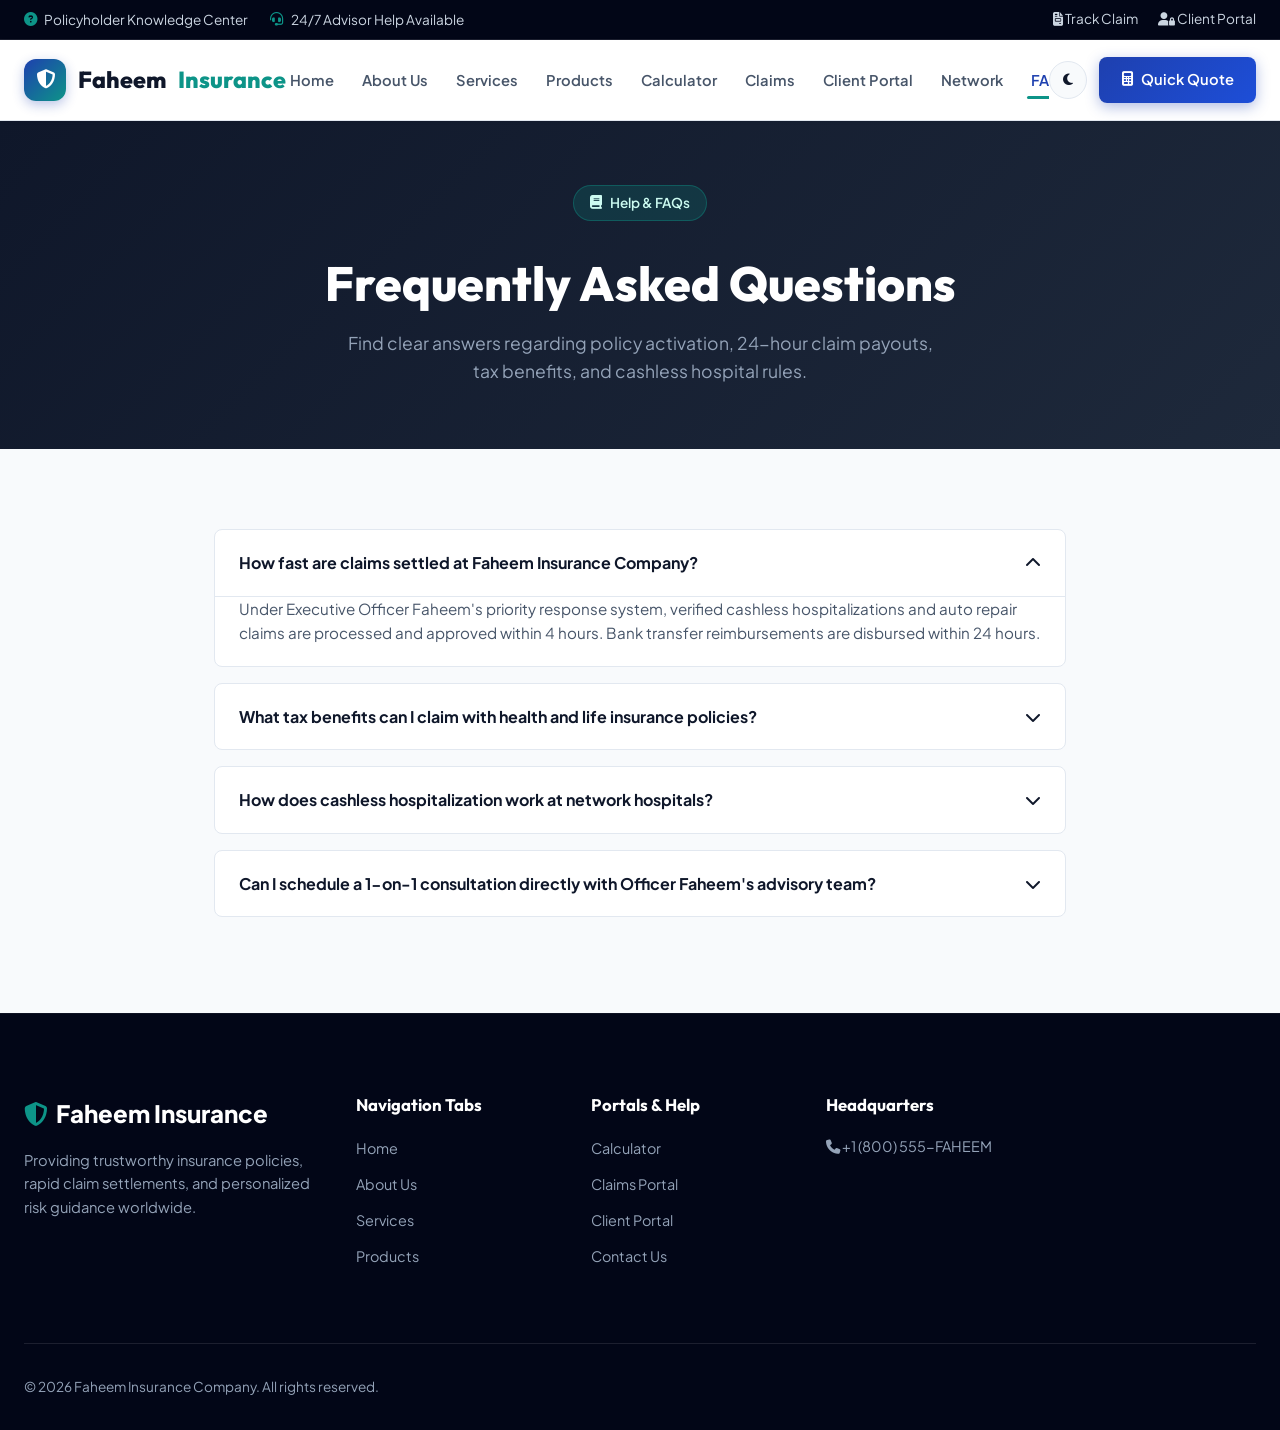
<file: faqs.html>
<!DOCTYPE html>
<html lang="en">
<head>
  <meta charset="UTF-8">
  <meta name="viewport" content="width=device-width, initial-scale=1.0">
  <title>Frequently Asked Questions & Knowledge Base | Faheem Insurance</title>
  <link rel="stylesheet" href="css/styles.css">
  <link rel="stylesheet" href="https://cdnjs.cloudflare.com/ajax/libs/font-awesome/6.4.0/css/all.min.css">
</head>
<body>

  <!-- Top Announcement Bar -->
  <div class="top-bar">
    <div class="container">
      <div class="top-info">
        <span><i class="fas fa-circle-question"></i> Policyholder Knowledge Center</span>
        <span><i class="fas fa-headset"></i> 24/7 Advisor Help Available</span>
      </div>
      <div class="top-action">
        <a href="claims.html"><i class="fas fa-file-invoice"></i> Track Claim</a>
        <a href="portal.html"><i class="fas fa-user-lock"></i> Client Portal</a>
      </div>
    </div>
  </div>

  <!-- Master Navbar -->
  <header class="navbar">
    <div class="container">
      <div class="nav-wrapper">
        <a href="index.html" class="logo">
          <div class="logo-badge"><i class="fas fa-shield-halved"></i></div>
          Faheem <span>Insurance</span>
        </a>
        
        <ul class="nav-menu">
          <li><a href="index.html" class="nav-link">Home</a></li>
          <li><a href="about.html" class="nav-link">About Us</a></li>
          <li><a href="services.html" class="nav-link">Services</a></li>
          <li><a href="products.html" class="nav-link">Products</a></li>
          <li><a href="calculator.html" class="nav-link">Calculator</a></li>
          <li><a href="claims.html" class="nav-link">Claims</a></li>
          <li><a href="portal.html" class="nav-link">Client Portal</a></li>
          <li><a href="network.html" class="nav-link">Network</a></li>
          <li><a href="faqs.html" class="nav-link active">FAQs</a></li>
          <li><a href="contact.html" class="nav-link">Contact</a></li>
        </ul>

        <div class="nav-controls">
          <button id="theme-toggle-btn" class="theme-toggle-btn" title="Toggle Dark/Light Mode">
            <i class="fas fa-moon"></i>
          </button>
          <a href="calculator.html" class="btn btn-primary"><i class="fas fa-calculator"></i> Quick Quote</a>
          <div class="mobile-toggle"><i class="fas fa-bars"></i></div>
        </div>
      </div>
    </div>
  </header>

  <!-- Title Banner -->
  <section style="background: linear-gradient(135deg, #0F172A, #1E293B); color: white; padding: 4rem 0;">
    <div class="container" style="text-align: center;">
      <span class="hero-badge"><i class="fas fa-book"></i> Help & FAQs</span>
      <h1 style="font-size: 3rem; font-weight: 800; color: white; margin-top: 0.5rem;">Frequently Asked Questions</h1>
      <p style="color: #94A3B8; max-width: 600px; margin: 1rem auto 0 auto; font-size: 1.1rem;">Find clear answers regarding policy activation, 24-hour claim payouts, tax benefits, and cashless hospital rules.</p>
    </div>
  </section>

  <!-- Accordion FAQ Section -->
  <section class="section">
    <div class="container" style="max-width: 900px;">

      <div class="accordion-item active">
        <div class="accordion-header">
          <span>How fast are claims settled at Faheem Insurance Company?</span>
          <i class="fas fa-chevron-down"></i>
        </div>
        <div class="accordion-content">
          Under Executive Officer Faheem's priority response system, verified cashless hospitalizations and auto repair claims are processed and approved within 4 hours. Bank transfer reimbursements are disbursed within 24 hours.
        </div>
      </div>

      <div class="accordion-item">
        <div class="accordion-header">
          <span>What tax benefits can I claim with health and life insurance policies?</span>
          <i class="fas fa-chevron-down"></i>
        </div>
        <div class="accordion-content">
          Health insurance premiums qualify for income tax deductions under Section 80D (or equivalent local regulations). Life insurance death benefits are 100% tax-free under Section 10(10D).
        </div>
      </div>

      <div class="accordion-item">
        <div class="accordion-header">
          <span>How does cashless hospitalization work at network hospitals?</span>
          <i class="fas fa-chevron-down"></i>
        </div>
        <div class="accordion-content">
          Simply present your Digital Insurance ID card (available in your Client Portal) at any partner hospital desk. The hospital contacts Faheem Insurance directly for instant pre-authorization.
        </div>
      </div>

      <div class="accordion-item">
        <div class="accordion-header">
          <span>Can I schedule a 1-on-1 consultation directly with Officer Faheem's advisory team?</span>
          <i class="fas fa-chevron-down"></i>
        </div>
        <div class="accordion-content">
          Yes! You can book an appointment on our Contact page or call our toll-free executive desk at +1 (800) 555-FAHEEM for personalized portfolio auditing.
        </div>
      </div>

    </div>
  </section>

  <!-- Footer -->
  <footer>
    <div class="container">
      <div class="footer-grid">
        <div>
          <div class="footer-logo"><i class="fas fa-shield-halved" style="color: var(--accent-teal);"></i> Faheem Insurance</div>
          <p class="footer-desc">Providing trustworthy insurance policies, rapid claim settlements, and personalized risk guidance worldwide.</p>
        </div>
        <div>
          <h4 class="footer-title">Navigation Tabs</h4>
          <ul class="footer-links">
            <li><a href="index.html">Home</a></li>
            <li><a href="about.html">About Us</a></li>
            <li><a href="services.html">Services</a></li>
            <li><a href="products.html">Products</a></li>
          </ul>
        </div>
        <div>
          <h4 class="footer-title">Portals & Help</h4>
          <ul class="footer-links">
            <li><a href="calculator.html">Calculator</a></li>
            <li><a href="claims.html">Claims Portal</a></li>
            <li><a href="portal.html">Client Portal</a></li>
            <li><a href="contact.html">Contact Us</a></li>
          </ul>
        </div>
        <div>
          <h4 class="footer-title">Headquarters</h4>
          <p style="font-size: 0.9rem;"><i class="fas fa-phone"></i> +1 (800) 555-FAHEEM</p>
        </div>
      </div>
      <div class="footer-bottom">
        <p>&copy; 2026 Faheem Insurance Company. All rights reserved.</p>
      </div>
    </div>
  </footer>

  <script src="js/main.js"></script>
</body>
</html>
</file>
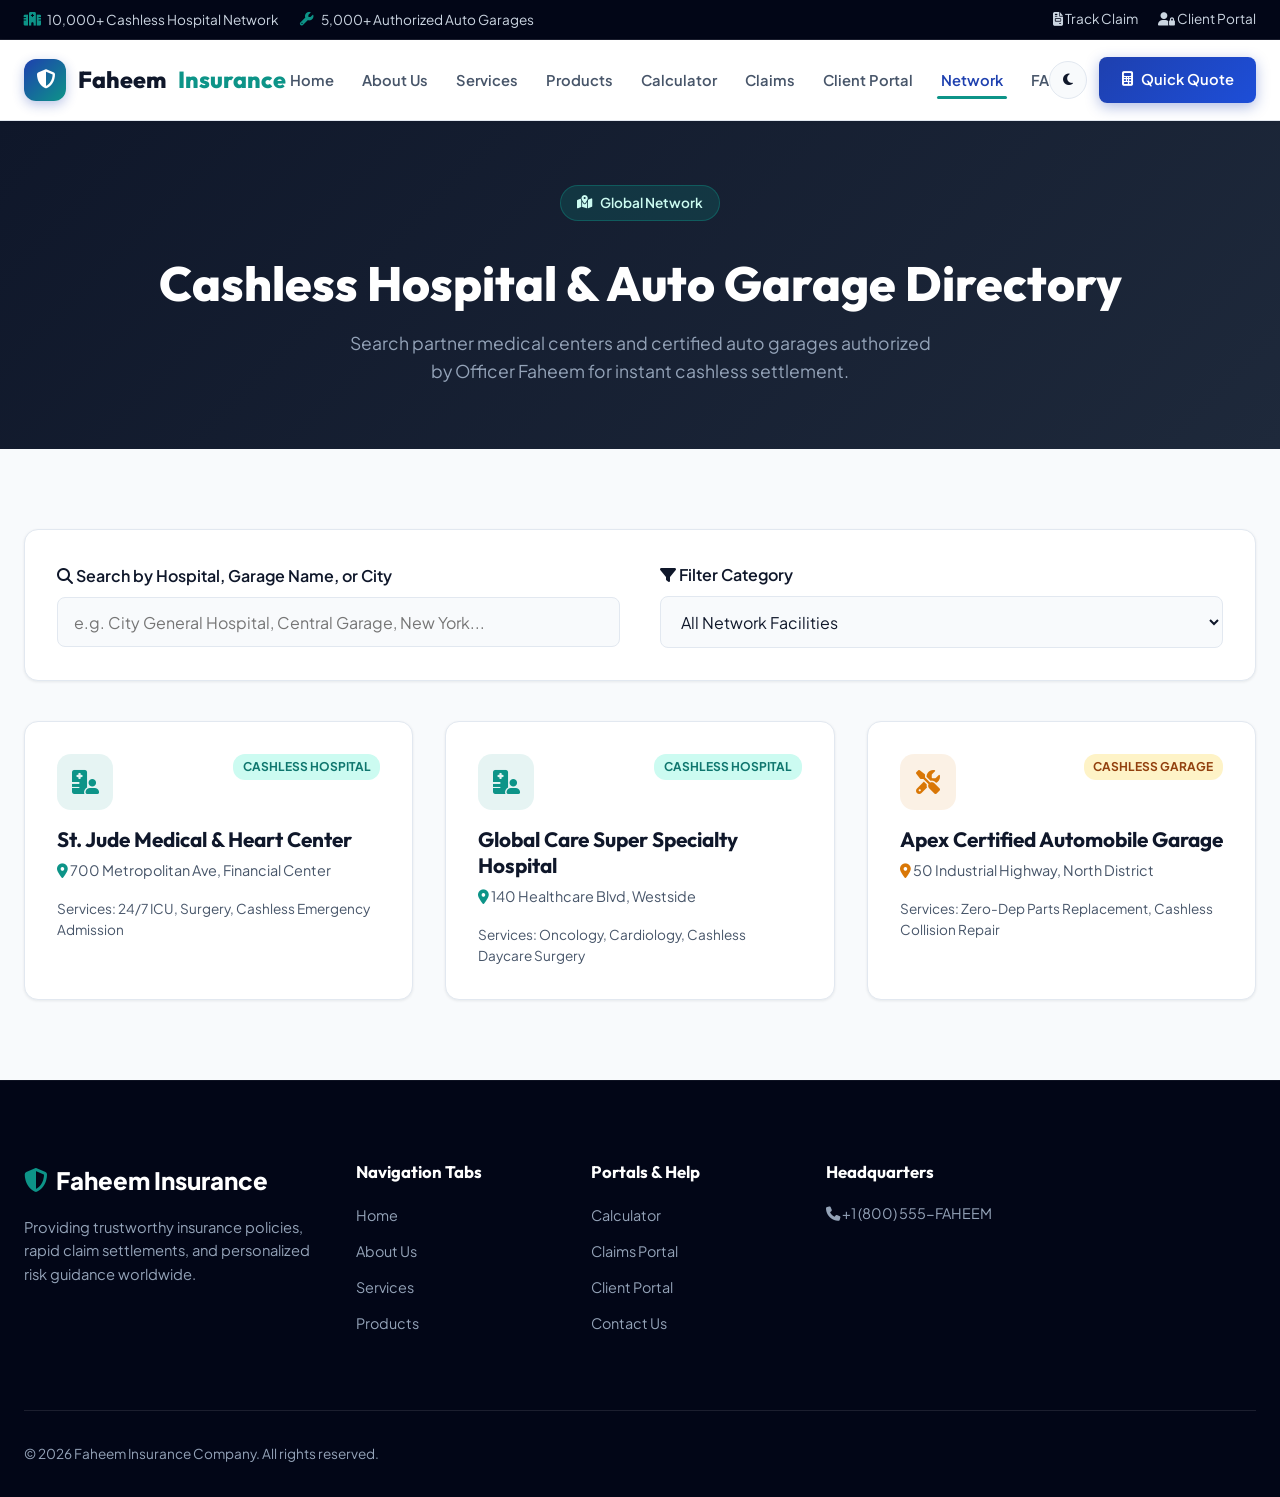
<file: network.html>
<!DOCTYPE html>
<html lang="en">
<head>
  <meta charset="UTF-8">
  <meta name="viewport" content="width=device-width, initial-scale=1.0">
  <title>Cashless Network Hospitals & Repair Garages Directory | Faheem Insurance</title>
  <link rel="stylesheet" href="css/styles.css">
  <link rel="stylesheet" href="https://cdnjs.cloudflare.com/ajax/libs/font-awesome/6.4.0/css/all.min.css">
</head>
<body>

  <!-- Top Announcement Bar -->
  <div class="top-bar">
    <div class="container">
      <div class="top-info">
        <span><i class="fas fa-hospital"></i> 10,000+ Cashless Hospital Network</span>
        <span><i class="fas fa-wrench"></i> 5,000+ Authorized Auto Garages</span>
      </div>
      <div class="top-action">
        <a href="claims.html"><i class="fas fa-file-invoice"></i> Track Claim</a>
        <a href="portal.html"><i class="fas fa-user-lock"></i> Client Portal</a>
      </div>
    </div>
  </div>

  <!-- Master Navbar -->
  <header class="navbar">
    <div class="container">
      <div class="nav-wrapper">
        <a href="index.html" class="logo">
          <div class="logo-badge"><i class="fas fa-shield-halved"></i></div>
          Faheem <span>Insurance</span>
        </a>
        
        <ul class="nav-menu">
          <li><a href="index.html" class="nav-link">Home</a></li>
          <li><a href="about.html" class="nav-link">About Us</a></li>
          <li><a href="services.html" class="nav-link">Services</a></li>
          <li><a href="products.html" class="nav-link">Products</a></li>
          <li><a href="calculator.html" class="nav-link">Calculator</a></li>
          <li><a href="claims.html" class="nav-link">Claims</a></li>
          <li><a href="portal.html" class="nav-link">Client Portal</a></li>
          <li><a href="network.html" class="nav-link active">Network</a></li>
          <li><a href="faqs.html" class="nav-link">FAQs</a></li>
          <li><a href="contact.html" class="nav-link">Contact</a></li>
        </ul>

        <div class="nav-controls">
          <button id="theme-toggle-btn" class="theme-toggle-btn" title="Toggle Dark/Light Mode">
            <i class="fas fa-moon"></i>
          </button>
          <a href="calculator.html" class="btn btn-primary"><i class="fas fa-calculator"></i> Quick Quote</a>
          <div class="mobile-toggle"><i class="fas fa-bars"></i></div>
        </div>
      </div>
    </div>
  </header>

  <!-- Title Banner -->
  <section style="background: linear-gradient(135deg, #0F172A, #1E293B); color: white; padding: 4rem 0;">
    <div class="container" style="text-align: center;">
      <span class="hero-badge"><i class="fas fa-map-location-dot"></i> Global Network</span>
      <h1 style="font-size: 3rem; font-weight: 800; color: white; margin-top: 0.5rem;">Cashless Hospital & Auto Garage Directory</h1>
      <p style="color: #94A3B8; max-width: 600px; margin: 1rem auto 0 auto; font-size: 1.1rem;">Search partner medical centers and certified auto garages authorized by Officer Faheem for instant cashless settlement.</p>
    </div>
  </section>

  <!-- Directory Search Section -->
  <section class="section">
    <div class="container">
      
      <!-- Search Filter Bar -->
      <div class="card" style="padding: 2rem; margin-bottom: 2.5rem;">
        <div class="grid-2" style="align-items: center;">
          <div class="form-group" style="margin-bottom: 0;">
            <label class="form-label"><i class="fas fa-search"></i> Search by Hospital, Garage Name, or City</label>
            <input type="text" id="network-search" class="form-control" placeholder="e.g. City General Hospital, Central Garage, New York...">
          </div>
          <div class="form-group" style="margin-bottom: 0;">
            <label class="form-label"><i class="fas fa-filter"></i> Filter Category</label>
            <select id="network-type-filter" class="form-control">
              <option value="all">All Network Facilities</option>
              <option value="hospital">Hospitals & Trauma Centers</option>
              <option value="garage">Authorized Auto Garages</option>
            </select>
          </div>
        </div>
      </div>

      <!-- Network Cards Grid -->
      <div class="grid-3">

        <!-- Item 1 -->
        <div class="card network-item" data-category="hospital">
          <div style="display: flex; justify-content: space-between; align-items: flex-start; margin-bottom: 1rem;">
            <div class="card-icon" style="margin-bottom: 0;"><i class="fas fa-hospital-user"></i></div>
            <span style="background: var(--light-teal); color: #0F766E; font-weight: 700; padding: 0.2rem 0.6rem; border-radius: 12px; font-size: 0.75rem;">CASHLESS HOSPITAL</span>
          </div>
          <h3 style="font-size: 1.3rem; margin-bottom: 0.4rem;">St. Jude Medical & Heart Center</h3>
          <p style="color: var(--text-muted); font-size: 0.9rem; margin-bottom: 1rem;"><i class="fas fa-location-dot" style="color: var(--accent-teal);"></i> 700 Metropolitan Ave, Financial Center</p>
          <p style="font-size: 0.85rem; color: var(--text-muted);">Services: 24/7 ICU, Surgery, Cashless Emergency Admission</p>
        </div>

        <!-- Item 2 -->
        <div class="card network-item" data-category="hospital">
          <div style="display: flex; justify-content: space-between; align-items: flex-start; margin-bottom: 1rem;">
            <div class="card-icon" style="margin-bottom: 0;"><i class="fas fa-hospital-user"></i></div>
            <span style="background: var(--light-teal); color: #0F766E; font-weight: 700; padding: 0.2rem 0.6rem; border-radius: 12px; font-size: 0.75rem;">CASHLESS HOSPITAL</span>
          </div>
          <h3 style="font-size: 1.3rem; margin-bottom: 0.4rem;">Global Care Super Specialty Hospital</h3>
          <p style="color: var(--text-muted); font-size: 0.9rem; margin-bottom: 1rem;"><i class="fas fa-location-dot" style="color: var(--accent-teal);"></i> 140 Healthcare Blvd, Westside</p>
          <p style="font-size: 0.85rem; color: var(--text-muted);">Services: Oncology, Cardiology, Cashless Daycare Surgery</p>
        </div>

        <!-- Item 3 -->
        <div class="card network-item" data-category="garage">
          <div style="display: flex; justify-content: space-between; align-items: flex-start; margin-bottom: 1rem;">
            <div class="card-icon" style="margin-bottom: 0; background: rgba(217,119,6,0.1); color: var(--accent-gold);"><i class="fas fa-screwdriver-wrench"></i></div>
            <span style="background: #FEF3C7; color: #92400E; font-weight: 700; padding: 0.2rem 0.6rem; border-radius: 12px; font-size: 0.75rem;">CASHLESS GARAGE</span>
          </div>
          <h3 style="font-size: 1.3rem; margin-bottom: 0.4rem;">Apex Certified Automobile Garage</h3>
          <p style="color: var(--text-muted); font-size: 0.9rem; margin-bottom: 1rem;"><i class="fas fa-location-dot" style="color: var(--accent-gold);"></i> 50 Industrial Highway, North District</p>
          <p style="font-size: 0.85rem; color: var(--text-muted);">Services: Zero-Dep Parts Replacement, Cashless Collision Repair</p>
        </div>

      </div>

    </div>
  </section>

  <!-- Footer -->
  <footer>
    <div class="container">
      <div class="footer-grid">
        <div>
          <div class="footer-logo"><i class="fas fa-shield-halved" style="color: var(--accent-teal);"></i> Faheem Insurance</div>
          <p class="footer-desc">Providing trustworthy insurance policies, rapid claim settlements, and personalized risk guidance worldwide.</p>
        </div>
        <div>
          <h4 class="footer-title">Navigation Tabs</h4>
          <ul class="footer-links">
            <li><a href="index.html">Home</a></li>
            <li><a href="about.html">About Us</a></li>
            <li><a href="services.html">Services</a></li>
            <li><a href="products.html">Products</a></li>
          </ul>
        </div>
        <div>
          <h4 class="footer-title">Portals & Help</h4>
          <ul class="footer-links">
            <li><a href="calculator.html">Calculator</a></li>
            <li><a href="claims.html">Claims Portal</a></li>
            <li><a href="portal.html">Client Portal</a></li>
            <li><a href="contact.html">Contact Us</a></li>
          </ul>
        </div>
        <div>
          <h4 class="footer-title">Headquarters</h4>
          <p style="font-size: 0.9rem;"><i class="fas fa-phone"></i> +1 (800) 555-FAHEEM</p>
        </div>
      </div>
      <div class="footer-bottom">
        <p>&copy; 2026 Faheem Insurance Company. All rights reserved.</p>
      </div>
    </div>
  </footer>

  <script src="js/main.js"></script>
</body>
</html>
</file>
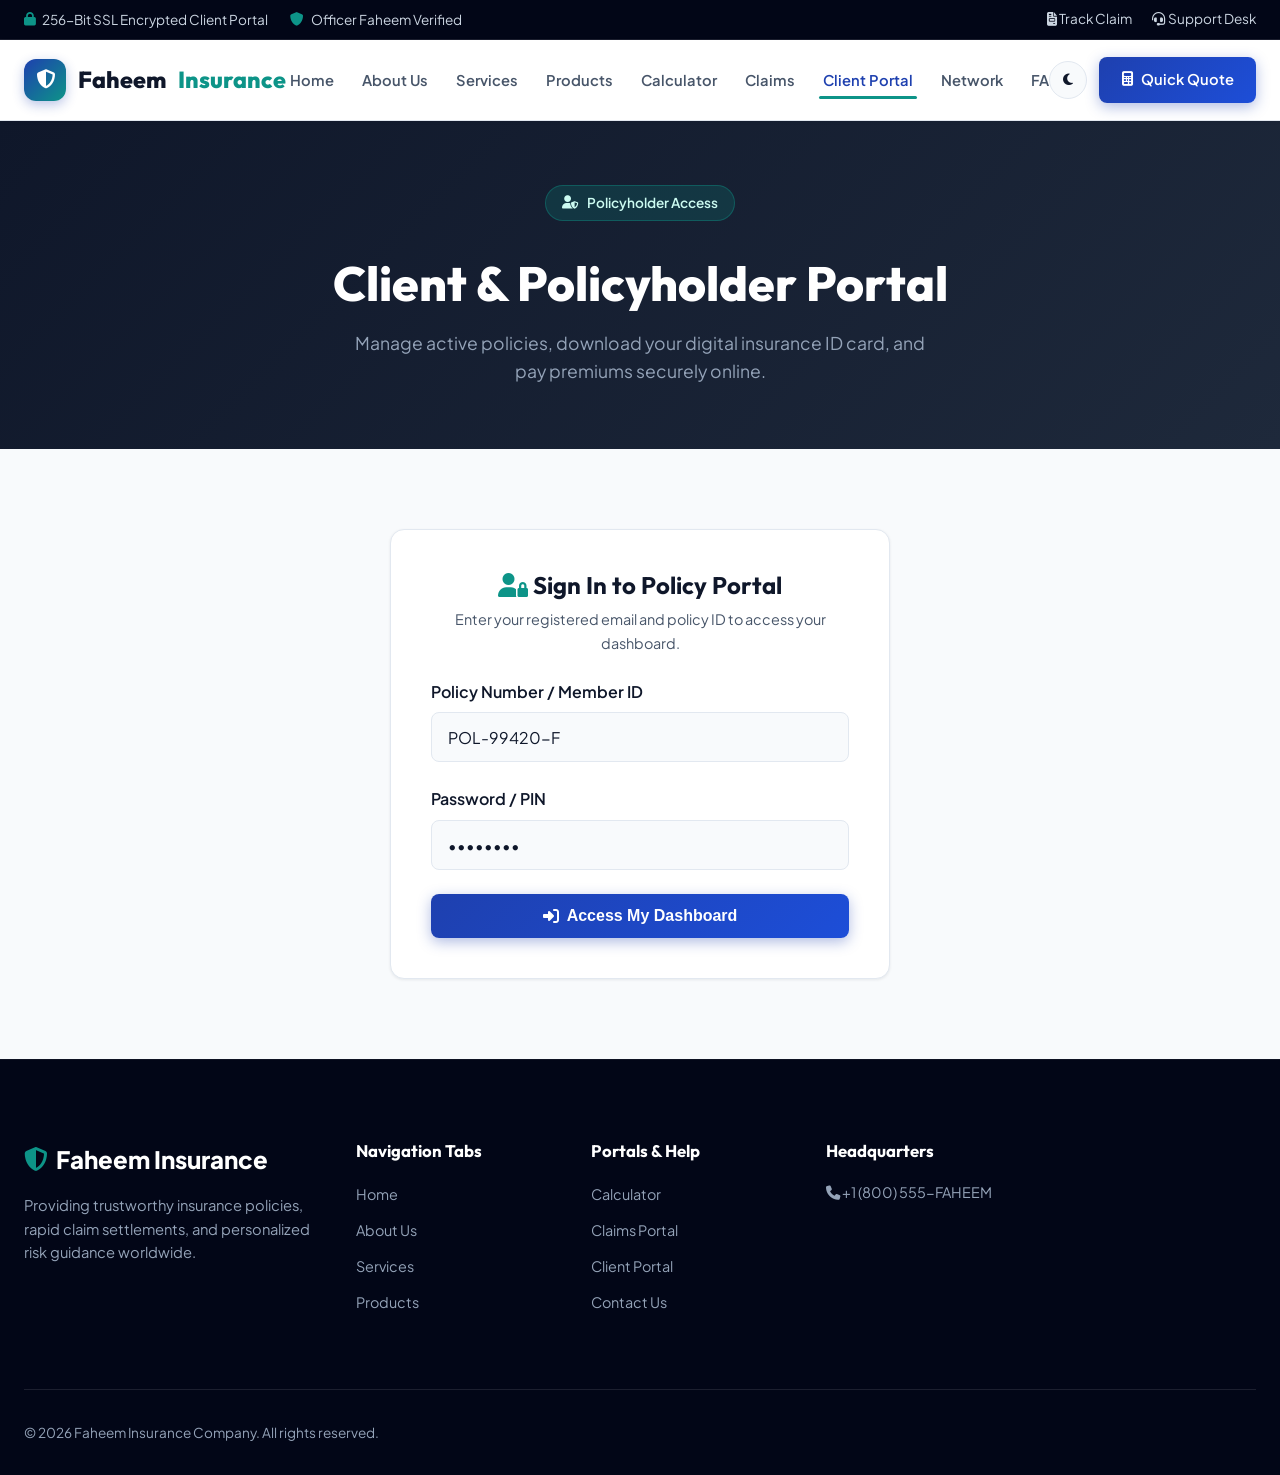
<file: portal.html>
<!DOCTYPE html>
<html lang="en">
<head>
  <meta charset="UTF-8">
  <meta name="viewport" content="width=device-width, initial-scale=1.0">
  <title>Client & Policyholder Portal | Faheem Insurance</title>
  <link rel="stylesheet" href="css/styles.css">
  <link rel="stylesheet" href="https://cdnjs.cloudflare.com/ajax/libs/font-awesome/6.4.0/css/all.min.css">
</head>
<body>

  <!-- Top Announcement Bar -->
  <div class="top-bar">
    <div class="container">
      <div class="top-info">
        <span><i class="fas fa-lock"></i> 256-Bit SSL Encrypted Client Portal</span>
        <span><i class="fas fa-shield"></i> Officer Faheem Verified</span>
      </div>
      <div class="top-action">
        <a href="claims.html"><i class="fas fa-file-invoice"></i> Track Claim</a>
        <a href="contact.html"><i class="fas fa-headset"></i> Support Desk</a>
      </div>
    </div>
  </div>

  <!-- Master Navbar -->
  <header class="navbar">
    <div class="container">
      <div class="nav-wrapper">
        <a href="index.html" class="logo">
          <div class="logo-badge"><i class="fas fa-shield-halved"></i></div>
          Faheem <span>Insurance</span>
        </a>
        
        <ul class="nav-menu">
          <li><a href="index.html" class="nav-link">Home</a></li>
          <li><a href="about.html" class="nav-link">About Us</a></li>
          <li><a href="services.html" class="nav-link">Services</a></li>
          <li><a href="products.html" class="nav-link">Products</a></li>
          <li><a href="calculator.html" class="nav-link">Calculator</a></li>
          <li><a href="claims.html" class="nav-link">Claims</a></li>
          <li><a href="portal.html" class="nav-link active">Client Portal</a></li>
          <li><a href="network.html" class="nav-link">Network</a></li>
          <li><a href="faqs.html" class="nav-link">FAQs</a></li>
          <li><a href="contact.html" class="nav-link">Contact</a></li>
        </ul>

        <div class="nav-controls">
          <button id="theme-toggle-btn" class="theme-toggle-btn" title="Toggle Dark/Light Mode">
            <i class="fas fa-moon"></i>
          </button>
          <a href="calculator.html" class="btn btn-primary"><i class="fas fa-calculator"></i> Quick Quote</a>
          <div class="mobile-toggle"><i class="fas fa-bars"></i></div>
        </div>
      </div>
    </div>
  </header>

  <!-- Title Banner -->
  <section style="background: linear-gradient(135deg, #0F172A, #1E293B); color: white; padding: 4rem 0;">
    <div class="container" style="text-align: center;">
      <span class="hero-badge"><i class="fas fa-user-shield"></i> Policyholder Access</span>
      <h1 style="font-size: 3rem; font-weight: 800; color: white; margin-top: 0.5rem;">Client & Policyholder Portal</h1>
      <p style="color: #94A3B8; max-width: 600px; margin: 1rem auto 0 auto; font-size: 1.1rem;">Manage active policies, download your digital insurance ID card, and pay premiums securely online.</p>
    </div>
  </section>

  <!-- Portal Container -->
  <section class="section">
    <div class="container">
      
      <!-- Login Box Simulator -->
      <div id="portal-login-form" class="card" style="max-width: 500px; margin: 0 auto; padding: 2.5rem;">
        <h3 style="font-size: 1.5rem; text-align: center; margin-bottom: 0.5rem; color: var(--text-dark);"><i class="fas fa-user-lock" style="color: var(--accent-teal);"></i> Sign In to Policy Portal</h3>
        <p style="text-align: center; color: var(--text-muted); font-size: 0.9rem; margin-bottom: 1.5rem;">Enter your registered email and policy ID to access your dashboard.</p>

        <form>
          <div class="form-group">
            <label class="form-label">Policy Number / Member ID</label>
            <input type="text" class="form-control" value="POL-99420-F" required>
          </div>
          <div class="form-group">
            <label class="form-label">Password / PIN</label>
            <input type="password" class="form-control" value="••••••••" required>
          </div>
          <button type="submit" class="btn btn-primary" style="width: 100%; font-size: 1rem; padding: 0.8rem;"><i class="fas fa-right-to-bracket"></i> Access My Dashboard</button>
        </form>
      </div>

      <!-- Dashboard Content (Revealed on Login) -->
      <div id="portal-dashboard-content" style="display: none;">
        
        <!-- Welcome Banner -->
        <div style="background: linear-gradient(135deg, var(--primary-blue), #1D4ED8); color: white; padding: 2rem; border-radius: var(--radius-md); margin-bottom: 2.5rem; display: flex; justify-content: space-between; align-items: center; flex-wrap: wrap; gap: 1rem;">
          <div>
            <h2 style="color: white; font-size: 1.8rem;">Welcome Back, Insured Member!</h2>
            <p style="color: #DBEAFE; font-size: 0.95rem;">Policyholder Account: <strong>POL-99420-F</strong> | Executive Officer: <strong>Officer Faheem</strong></p>
          </div>
          <a href="#" onclick="location.reload();" class="btn btn-outline" style="color: white; border-color: rgba(255,255,255,0.4);"><i class="fas fa-power-off"></i> Sign Out</a>
        </div>

        <div class="grid-2">
          
          <!-- Active Policies List -->
          <div>
            <h3 style="font-size: 1.4rem; margin-bottom: 1.25rem; color: var(--text-dark);"><i class="fas fa-folder-open" style="color: var(--accent-teal);"></i> Active Insurance Policies</h3>

            <div class="card" style="margin-bottom: 1.25rem; border-left: 4px solid var(--accent-teal);">
              <div style="display: flex; justify-content: space-between; align-items: center;">
                <h4 style="font-size: 1.15rem;">Health Shield Supreme Plan</h4>
                <span style="background: var(--light-teal); color: #0F766E; font-weight: 700; padding: 0.2rem 0.6rem; border-radius: 12px; font-size: 0.75rem;">ACTIVE</span>
              </div>
              <p style="font-size: 0.88rem; color: var(--text-muted); margin-top: 0.4rem;">Coverage Sum: <strong>$500,000</strong> | Cashless Hospital Card Included</p>
              <p style="font-size: 0.85rem; color: var(--text-muted);">Renewal Date: Nov 15, 2026</p>
            </div>

            <div class="card" style="margin-bottom: 1.25rem; border-left: 4px solid var(--primary-blue);">
              <div style="display: flex; justify-content: space-between; align-items: center;">
                <h4 style="font-size: 1.15rem;">Automobile Zero-Dep Cover</h4>
                <span style="background: #DBEAFE; color: #1E40AF; font-weight: 700; padding: 0.2rem 0.6rem; border-radius: 12px; font-size: 0.75rem;">ACTIVE</span>
              </div>
              <p style="font-size: 0.88rem; color: var(--text-muted); margin-top: 0.4rem;">Insured Vehicle: Tesla Model 3 | Zero Dep Rider Included</p>
              <p style="font-size: 0.85rem; color: var(--text-muted);">Renewal Date: Jan 20, 2027</p>
            </div>

          </div>

          <!-- Digital ID Card Generator -->
          <div>
            <h3 style="font-size: 1.4rem; margin-bottom: 1.25rem; color: var(--text-dark);"><i class="fas fa-id-card" style="color: var(--accent-gold);"></i> Digital Insurance ID Card</h3>

            <div class="policy-id-card">
              <div style="display: flex; justify-content: space-between; align-items: center; margin-bottom: 1.5rem;">
                <div style="display: flex; align-items: center; gap: 0.5rem; font-weight: 800; font-size: 1.1rem; color: white;">
                  <i class="fas fa-shield-halved" style="color: var(--accent-teal);"></i> FAHEEM INSURANCE
                </div>
                <span style="background: rgba(255,255,255,0.2); font-size: 0.75rem; padding: 0.2rem 0.6rem; border-radius: 10px;">EXECUTIVE TIER</span>
              </div>

              <p style="font-size: 0.8rem; color: #94A3B8; text-transform: uppercase;">POLICYHOLDER NAME</p>
              <h4 style="color: white; font-size: 1.25rem; margin-bottom: 1rem;">FAHEEM INSURED MEMBER</h4>

              <div style="display: grid; grid-template-columns: 1fr 1fr; gap: 1rem; margin-bottom: 1.25rem; font-size: 0.85rem;">
                <div>
                  <span style="color: #94A3B8; display: block; font-size: 0.75rem;">POLICY ID</span>
                  <strong>POL-99420-F</strong>
                </div>
                <div>
                  <span style="color: #94A3B8; display: block; font-size: 0.75rem;">VALID THROUGH</span>
                  <strong>11/2028</strong>
                </div>
              </div>

              <div style="display: flex; justify-content: space-between; align-items: flex-end; padding-top: 1rem; border-top: 1px solid rgba(255,255,255,0.15);">
                <div>
                  <span style="font-size: 0.75rem; color: #94A3B8;">AUTHORIZED SIGNATURE</span>
                  <p style="font-family: cursive; color: #2DD4BF; font-size: 1.1rem;">Officer Faheem</p>
                </div>
                <i class="fas fa-qrcode" style="font-size: 2.2rem; color: white;"></i>
              </div>
            </div>

            <button onclick="alert('Downloading high-resolution digital policy certificate PDF...');" class="btn btn-secondary" style="width: 100%; margin-top: 1.25rem;"><i class="fas fa-file-pdf"></i> Download Official Digital Policy Card</button>
          </div>

        </div>

      </div>

    </div>
  </section>

  <!-- Footer -->
  <footer>
    <div class="container">
      <div class="footer-grid">
        <div>
          <div class="footer-logo"><i class="fas fa-shield-halved" style="color: var(--accent-teal);"></i> Faheem Insurance</div>
          <p class="footer-desc">Providing trustworthy insurance policies, rapid claim settlements, and personalized risk guidance worldwide.</p>
        </div>
        <div>
          <h4 class="footer-title">Navigation Tabs</h4>
          <ul class="footer-links">
            <li><a href="index.html">Home</a></li>
            <li><a href="about.html">About Us</a></li>
            <li><a href="services.html">Services</a></li>
            <li><a href="products.html">Products</a></li>
          </ul>
        </div>
        <div>
          <h4 class="footer-title">Portals & Help</h4>
          <ul class="footer-links">
            <li><a href="calculator.html">Calculator</a></li>
            <li><a href="claims.html">Claims Portal</a></li>
            <li><a href="portal.html">Client Portal</a></li>
            <li><a href="contact.html">Contact Us</a></li>
          </ul>
        </div>
        <div>
          <h4 class="footer-title">Headquarters</h4>
          <p style="font-size: 0.9rem;"><i class="fas fa-phone"></i> +1 (800) 555-FAHEEM</p>
        </div>
      </div>
      <div class="footer-bottom">
        <p>&copy; 2026 Faheem Insurance Company. All rights reserved.</p>
      </div>
    </div>
  </footer>

  <script src="js/main.js"></script>
</body>
</html>
</file>
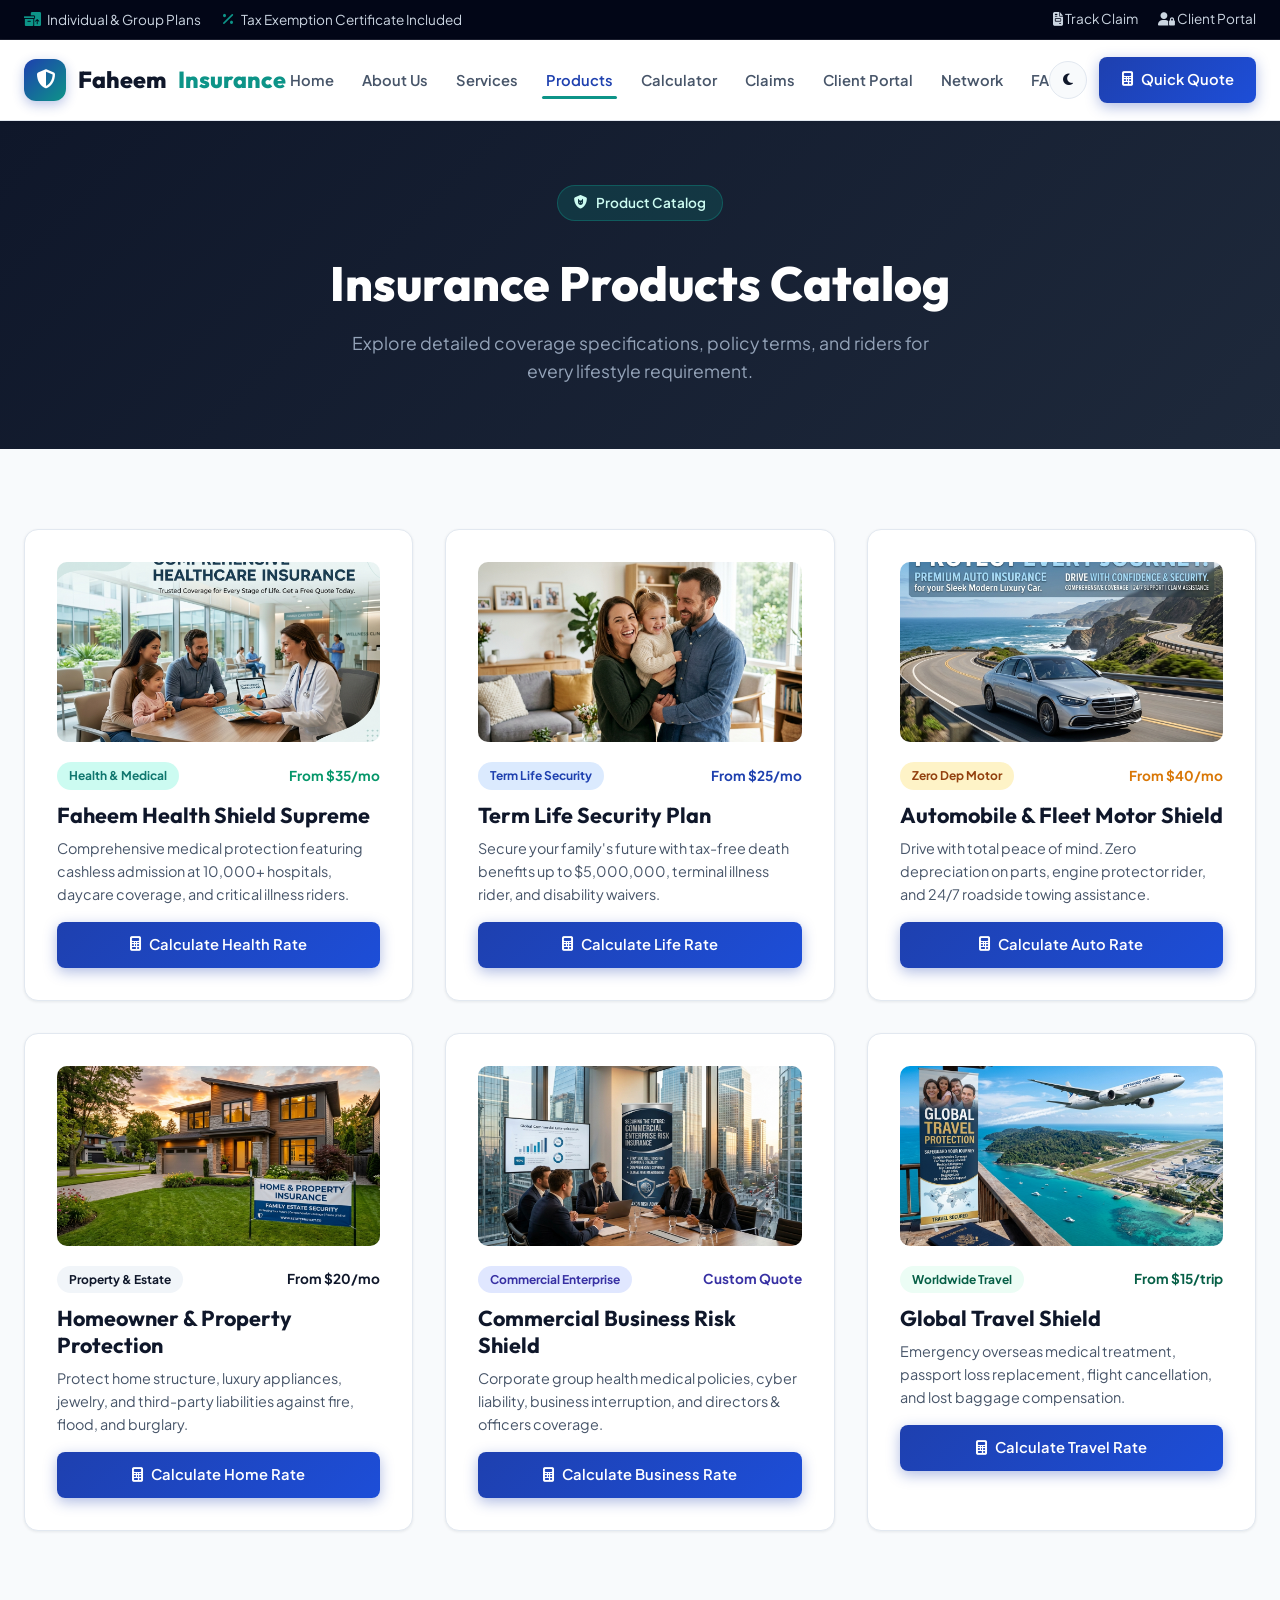
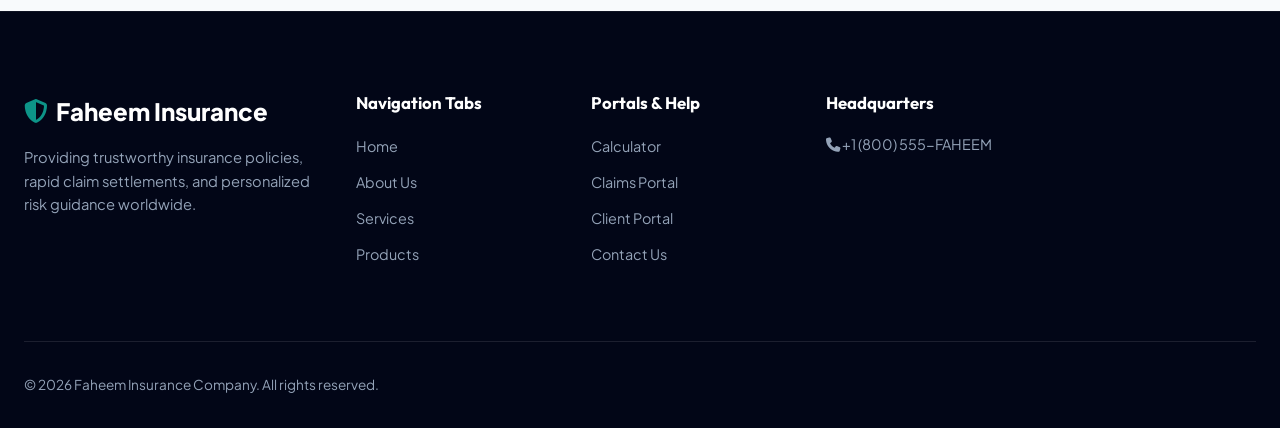
<file: products.html>
<!DOCTYPE html>
<html lang="en">
<head>
  <meta charset="UTF-8">
  <meta name="viewport" content="width=device-width, initial-scale=1.0">
  <title>Insurance Products Catalog & Specifications | Faheem Insurance</title>
  <link rel="stylesheet" href="css/styles.css">
  <link rel="stylesheet" href="https://cdnjs.cloudflare.com/ajax/libs/font-awesome/6.4.0/css/all.min.css">
</head>
<body>

  <!-- Top Announcement Bar -->
  <div class="top-bar">
    <div class="container">
      <div class="top-info">
        <span><i class="fas fa-boxes-packing"></i> Individual & Group Plans</span>
        <span><i class="fas fa-percent"></i> Tax Exemption Certificate Included</span>
      </div>
      <div class="top-action">
        <a href="claims.html"><i class="fas fa-file-invoice"></i> Track Claim</a>
        <a href="portal.html"><i class="fas fa-user-lock"></i> Client Portal</a>
      </div>
    </div>
  </div>

  <!-- Master Navbar -->
  <header class="navbar">
    <div class="container">
      <div class="nav-wrapper">
        <a href="index.html" class="logo">
          <div class="logo-badge"><i class="fas fa-shield-halved"></i></div>
          Faheem <span>Insurance</span>
        </a>
        
        <ul class="nav-menu">
          <li><a href="index.html" class="nav-link">Home</a></li>
          <li><a href="about.html" class="nav-link">About Us</a></li>
          <li><a href="services.html" class="nav-link">Services</a></li>
          <li><a href="products.html" class="nav-link active">Products</a></li>
          <li><a href="calculator.html" class="nav-link">Calculator</a></li>
          <li><a href="claims.html" class="nav-link">Claims</a></li>
          <li><a href="portal.html" class="nav-link">Client Portal</a></li>
          <li><a href="network.html" class="nav-link">Network</a></li>
          <li><a href="faqs.html" class="nav-link">FAQs</a></li>
          <li><a href="contact.html" class="nav-link">Contact</a></li>
        </ul>

        <div class="nav-controls">
          <button id="theme-toggle-btn" class="theme-toggle-btn" title="Toggle Dark/Light Mode">
            <i class="fas fa-moon"></i>
          </button>
          <a href="calculator.html" class="btn btn-primary"><i class="fas fa-calculator"></i> Quick Quote</a>
          <div class="mobile-toggle"><i class="fas fa-bars"></i></div>
        </div>
      </div>
    </div>
  </header>

  <!-- Page Title Banner -->
  <section style="background: linear-gradient(135deg, #0F172A, #1E293B); color: white; padding: 4rem 0;">
    <div class="container" style="text-align: center;">
      <span class="hero-badge"><i class="fas fa-shield-cat"></i> Product Catalog</span>
      <h1 style="font-size: 3rem; font-weight: 800; color: white; margin-top: 0.5rem;">Insurance Products Catalog</h1>
      <p style="color: #94A3B8; max-width: 600px; margin: 1rem auto 0 auto; font-size: 1.1rem;">Explore detailed coverage specifications, policy terms, and riders for every lifestyle requirement.</p>
    </div>
  </section>

  <!-- Detailed Product Grid with Rich Visual Images -->
  <section class="section">
    <div class="container">
      <div class="grid-3">

        <!-- Product 1: Health Shield -->
        <div id="health" class="card" style="padding: 2rem;">
          <img src="assets/images/prod-health.jpg" alt="Health Insurance" style="width: 100%; height: 180px; object-fit: cover; border-radius: 10px; margin-bottom: 1.25rem;">
          <div style="display: flex; justify-content: space-between; align-items: center; margin-bottom: 0.75rem;">
            <span style="background: var(--light-teal); color: #0F766E; font-weight: 700; padding: 0.25rem 0.75rem; border-radius: 20px; font-size: 0.75rem;">Health & Medical</span>
            <span style="color: var(--accent-emerald); font-weight: 700; font-size: 0.85rem;">From $35/mo</span>
          </div>
          <h3 style="font-size: 1.35rem; margin-bottom: 0.5rem;">Faheem Health Shield Supreme</h3>
          <p style="color: var(--text-muted); font-size: 0.9rem; margin-bottom: 1rem;">Comprehensive medical protection featuring cashless admission at 10,000+ hospitals, daycare coverage, and critical illness riders.</p>
          <a href="calculator.html?type=health" class="btn btn-primary" style="width: 100%;"><i class="fas fa-calculator"></i> Calculate Health Rate</a>
        </div>

        <!-- Product 2: Life Security -->
        <div id="life" class="card" style="padding: 2rem;">
          <img src="assets/images/prod-life.jpg" alt="Life Insurance" style="width: 100%; height: 180px; object-fit: cover; border-radius: 10px; margin-bottom: 1.25rem;">
          <div style="display: flex; justify-content: space-between; align-items: center; margin-bottom: 0.75rem;">
            <span style="background: #DBEAFE; color: #1E40AF; font-weight: 700; padding: 0.25rem 0.75rem; border-radius: 20px; font-size: 0.75rem;">Term Life Security</span>
            <span style="color: var(--primary-blue); font-weight: 700; font-size: 0.85rem;">From $25/mo</span>
          </div>
          <h3 style="font-size: 1.35rem; margin-bottom: 0.5rem;">Term Life Security Plan</h3>
          <p style="color: var(--text-muted); font-size: 0.9rem; margin-bottom: 1rem;">Secure your family's future with tax-free death benefits up to $5,000,000, terminal illness rider, and disability waivers.</p>
          <a href="calculator.html?type=life" class="btn btn-primary" style="width: 100%;"><i class="fas fa-calculator"></i> Calculate Life Rate</a>
        </div>

        <!-- Product 3: Auto Cover -->
        <div id="auto" class="card" style="padding: 2rem;">
          <img src="assets/images/prod-auto.jpg" alt="Auto Insurance" style="width: 100%; height: 180px; object-fit: cover; border-radius: 10px; margin-bottom: 1.25rem;">
          <div style="display: flex; justify-content: space-between; align-items: center; margin-bottom: 0.75rem;">
            <span style="background: #FEF3C7; color: #92400E; font-weight: 700; padding: 0.25rem 0.75rem; border-radius: 20px; font-size: 0.75rem;">Zero Dep Motor</span>
            <span style="color: var(--accent-gold); font-weight: 700; font-size: 0.85rem;">From $40/mo</span>
          </div>
          <h3 style="font-size: 1.35rem; margin-bottom: 0.5rem;">Automobile & Fleet Motor Shield</h3>
          <p style="color: var(--text-muted); font-size: 0.9rem; margin-bottom: 1rem;">Drive with total peace of mind. Zero depreciation on parts, engine protector rider, and 24/7 roadside towing assistance.</p>
          <a href="calculator.html?type=auto" class="btn btn-primary" style="width: 100%;"><i class="fas fa-calculator"></i> Calculate Auto Rate</a>
        </div>

        <!-- Product 4: Home Protection -->
        <div id="home" class="card" style="padding: 2rem;">
          <img src="assets/images/prod-home.jpg" alt="Home Insurance" style="width: 100%; height: 180px; object-fit: cover; border-radius: 10px; margin-bottom: 1.25rem;">
          <div style="display: flex; justify-content: space-between; align-items: center; margin-bottom: 0.75rem;">
            <span style="background: #F1F5F9; color: var(--text-dark); font-weight: 700; padding: 0.25rem 0.75rem; border-radius: 20px; font-size: 0.75rem;">Property & Estate</span>
            <span style="color: var(--text-dark); font-weight: 700; font-size: 0.85rem;">From $20/mo</span>
          </div>
          <h3 style="font-size: 1.35rem; margin-bottom: 0.5rem;">Homeowner & Property Protection</h3>
          <p style="color: var(--text-muted); font-size: 0.9rem; margin-bottom: 1rem;">Protect home structure, luxury appliances, jewelry, and third-party liabilities against fire, flood, and burglary.</p>
          <a href="calculator.html?type=home" class="btn btn-primary" style="width: 100%;"><i class="fas fa-calculator"></i> Calculate Home Rate</a>
        </div>

        <!-- Product 5: Business Risk -->
        <div id="business" class="card" style="padding: 2rem;">
          <img src="assets/images/prod-business.jpg" alt="Business Insurance" style="width: 100%; height: 180px; object-fit: cover; border-radius: 10px; margin-bottom: 1.25rem;">
          <div style="display: flex; justify-content: space-between; align-items: center; margin-bottom: 0.75rem;">
            <span style="background: #E0E7FF; color: #3730A3; font-weight: 700; padding: 0.25rem 0.75rem; border-radius: 20px; font-size: 0.75rem;">Commercial Enterprise</span>
            <span style="color: #3730A3; font-weight: 700; font-size: 0.85rem;">Custom Quote</span>
          </div>
          <h3 style="font-size: 1.35rem; margin-bottom: 0.5rem;">Commercial Business Risk Shield</h3>
          <p style="color: var(--text-muted); font-size: 0.9rem; margin-bottom: 1rem;">Corporate group health medical policies, cyber liability, business interruption, and directors & officers coverage.</p>
          <a href="calculator.html?type=business" class="btn btn-primary" style="width: 100%;"><i class="fas fa-calculator"></i> Calculate Business Rate</a>
        </div>

        <!-- Product 6: Global Travel -->
        <div id="travel" class="card" style="padding: 2rem;">
          <img src="assets/images/prod-travel.jpg" alt="Travel Insurance" style="width: 100%; height: 180px; object-fit: cover; border-radius: 10px; margin-bottom: 1.25rem;">
          <div style="display: flex; justify-content: space-between; align-items: center; margin-bottom: 0.75rem;">
            <span style="background: #ECFDF5; color: #065F46; font-weight: 700; padding: 0.25rem 0.75rem; border-radius: 20px; font-size: 0.75rem;">Worldwide Travel</span>
            <span style="color: #065F46; font-weight: 700; font-size: 0.85rem;">From $15/trip</span>
          </div>
          <h3 style="font-size: 1.35rem; margin-bottom: 0.5rem;">Global Travel Shield</h3>
          <p style="color: var(--text-muted); font-size: 0.9rem; margin-bottom: 1rem;">Emergency overseas medical treatment, passport loss replacement, flight cancellation, and lost baggage compensation.</p>
          <a href="calculator.html?type=travel" class="btn btn-primary" style="width: 100%;"><i class="fas fa-calculator"></i> Calculate Travel Rate</a>
        </div>

      </div>
    </div>
  </section>

  <!-- Footer -->
  <footer>
    <div class="container">
      <div class="footer-grid">
        <div>
          <div class="footer-logo"><i class="fas fa-shield-halved" style="color: var(--accent-teal);"></i> Faheem Insurance</div>
          <p class="footer-desc">Providing trustworthy insurance policies, rapid claim settlements, and personalized risk guidance worldwide.</p>
        </div>
        <div>
          <h4 class="footer-title">Navigation Tabs</h4>
          <ul class="footer-links">
            <li><a href="index.html">Home</a></li>
            <li><a href="about.html">About Us</a></li>
            <li><a href="services.html">Services</a></li>
            <li><a href="products.html">Products</a></li>
          </ul>
        </div>
        <div>
          <h4 class="footer-title">Portals & Help</h4>
          <ul class="footer-links">
            <li><a href="calculator.html">Calculator</a></li>
            <li><a href="claims.html">Claims Portal</a></li>
            <li><a href="portal.html">Client Portal</a></li>
            <li><a href="contact.html">Contact Us</a></li>
          </ul>
        </div>
        <div>
          <h4 class="footer-title">Headquarters</h4>
          <p style="font-size: 0.9rem;"><i class="fas fa-phone"></i> +1 (800) 555-FAHEEM</p>
        </div>
      </div>
      <div class="footer-bottom">
        <p>&copy; 2026 Faheem Insurance Company. All rights reserved.</p>
      </div>
    </div>
  </footer>

  <script src="js/main.js"></script>
</body>
</html>
</file>
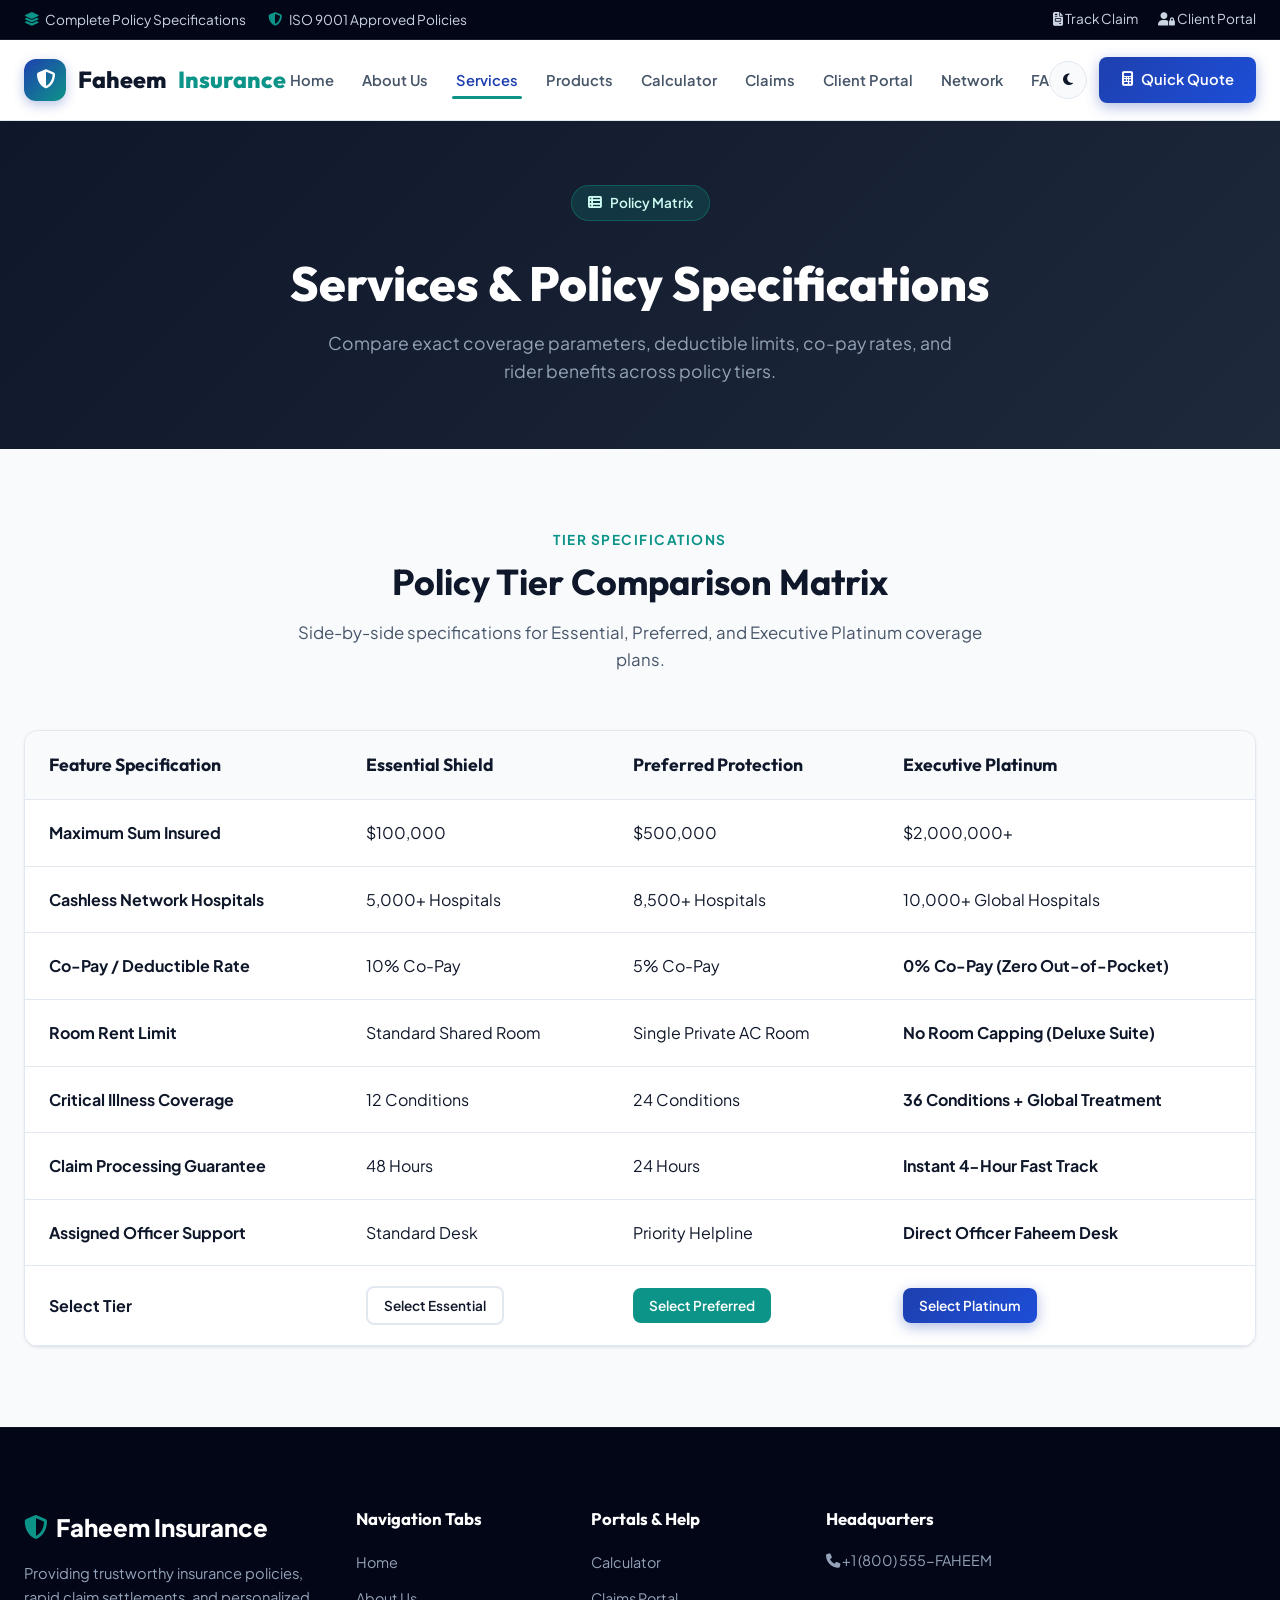
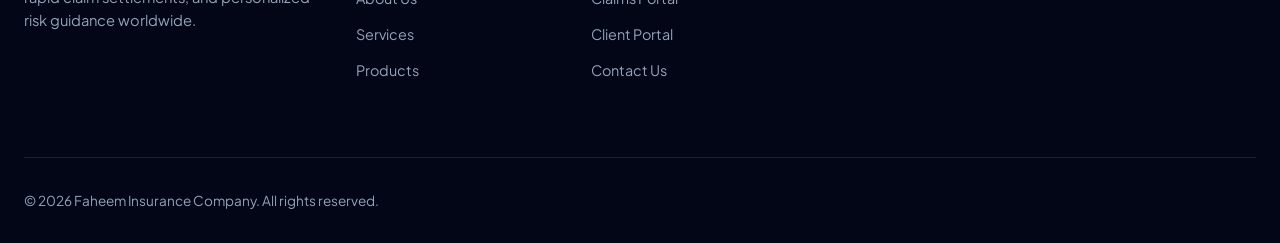
<file: services.html>
<!DOCTYPE html>
<html lang="en">
<head>
  <meta charset="UTF-8">
  <meta name="viewport" content="width=device-width, initial-scale=1.0">
  <title>Insurance Services & Specification Comparison | Faheem Insurance</title>
  <link rel="stylesheet" href="css/styles.css">
  <link rel="stylesheet" href="https://cdnjs.cloudflare.com/ajax/libs/font-awesome/6.4.0/css/all.min.css">
</head>
<body>

  <!-- Top Announcement Bar -->
  <div class="top-bar">
    <div class="container">
      <div class="top-info">
        <span><i class="fas fa-layer-group"></i> Complete Policy Specifications</span>
        <span><i class="fas fa-shield-alt"></i> ISO 9001 Approved Policies</span>
      </div>
      <div class="top-action">
        <a href="claims.html"><i class="fas fa-file-invoice"></i> Track Claim</a>
        <a href="portal.html"><i class="fas fa-user-lock"></i> Client Portal</a>
      </div>
    </div>
  </div>

  <!-- Master Navbar -->
  <header class="navbar">
    <div class="container">
      <div class="nav-wrapper">
        <a href="index.html" class="logo">
          <div class="logo-badge"><i class="fas fa-shield-halved"></i></div>
          Faheem <span>Insurance</span>
        </a>
        
        <ul class="nav-menu">
          <li><a href="index.html" class="nav-link">Home</a></li>
          <li><a href="about.html" class="nav-link">About Us</a></li>
          <li><a href="services.html" class="nav-link active">Services</a></li>
          <li><a href="products.html" class="nav-link">Products</a></li>
          <li><a href="calculator.html" class="nav-link">Calculator</a></li>
          <li><a href="claims.html" class="nav-link">Claims</a></li>
          <li><a href="portal.html" class="nav-link">Client Portal</a></li>
          <li><a href="network.html" class="nav-link">Network</a></li>
          <li><a href="faqs.html" class="nav-link">FAQs</a></li>
          <li><a href="contact.html" class="nav-link">Contact</a></li>
        </ul>

        <div class="nav-controls">
          <button id="theme-toggle-btn" class="theme-toggle-btn" title="Toggle Dark/Light Mode">
            <i class="fas fa-moon"></i>
          </button>
          <a href="calculator.html" class="btn btn-primary"><i class="fas fa-calculator"></i> Quick Quote</a>
          <div class="mobile-toggle"><i class="fas fa-bars"></i></div>
        </div>
      </div>
    </div>
  </header>

  <!-- Title Banner -->
  <section style="background: linear-gradient(135deg, #0F172A, #1E293B); color: white; padding: 4rem 0;">
    <div class="container" style="text-align: center;">
      <span class="hero-badge"><i class="fas fa-table-list"></i> Policy Matrix</span>
      <h1 style="font-size: 3rem; font-weight: 800; color: white; margin-top: 0.5rem;">Services & Policy Specifications</h1>
      <p style="color: #94A3B8; max-width: 650px; margin: 1rem auto 0 auto; font-size: 1.1rem;">Compare exact coverage parameters, deductible limits, co-pay rates, and rider benefits across policy tiers.</p>
    </div>
  </section>

  <!-- Comparison Matrix Table -->
  <section class="section">
    <div class="container">
      <div class="section-header">
        <span class="section-tag">Tier Specifications</span>
        <h2 class="section-title">Policy Tier Comparison Matrix</h2>
        <p class="section-desc">Side-by-side specifications for Essential, Preferred, and Executive Platinum coverage plans.</p>
      </div>

      <div class="comp-table-wrapper">
        <table class="comp-table">
          <thead>
            <tr>
              <th>Feature Specification</th>
              <th>Essential Shield</th>
              <th>Preferred Protection</th>
              <th>Executive Platinum</th>
            </tr>
          </thead>
          <tbody>
            <tr>
              <td><strong>Maximum Sum Insured</strong></td>
              <td>$100,000</td>
              <td>$500,000</td>
              <td>$2,000,000+</td>
            </tr>
            <tr>
              <td><strong>Cashless Network Hospitals</strong></td>
              <td>5,000+ Hospitals</td>
              <td>8,500+ Hospitals</td>
              <td>10,000+ Global Hospitals</td>
            </tr>
            <tr>
              <td><strong>Co-Pay / Deductible Rate</strong></td>
              <td>10% Co-Pay</td>
              <td>5% Co-Pay</td>
              <td><strong>0% Co-Pay (Zero Out-of-Pocket)</strong></td>
            </tr>
            <tr>
              <td><strong>Room Rent Limit</strong></td>
              <td>Standard Shared Room</td>
              <td>Single Private AC Room</td>
              <td><strong>No Room Capping (Deluxe Suite)</strong></td>
            </tr>
            <tr>
              <td><strong>Critical Illness Coverage</strong></td>
              <td>12 Conditions</td>
              <td>24 Conditions</td>
              <td><strong>36 Conditions + Global Treatment</strong></td>
            </tr>
            <tr>
              <td><strong>Claim Processing Guarantee</strong></td>
              <td>48 Hours</td>
              <td>24 Hours</td>
              <td><strong>Instant 4-Hour Fast Track</strong></td>
            </tr>
            <tr>
              <td><strong>Assigned Officer Support</strong></td>
              <td>Standard Desk</td>
              <td>Priority Helpline</td>
              <td><strong>Direct Officer Faheem Desk</strong></td>
            </tr>
            <tr>
              <td><strong>Select Tier</strong></td>
              <td><a href="calculator.html?tier=essential" class="btn btn-outline" style="padding: 0.4rem 1rem; font-size: 0.85rem;">Select Essential</a></td>
              <td><a href="calculator.html?tier=preferred" class="btn btn-secondary" style="padding: 0.4rem 1rem; font-size: 0.85rem;">Select Preferred</a></td>
              <td><a href="calculator.html?tier=platinum" class="btn btn-primary" style="padding: 0.4rem 1rem; font-size: 0.85rem;">Select Platinum</a></td>
            </tr>
          </tbody>
        </table>
      </div>

    </div>
  </section>

  <!-- Footer -->
  <footer>
    <div class="container">
      <div class="footer-grid">
        <div>
          <div class="footer-logo"><i class="fas fa-shield-halved" style="color: var(--accent-teal);"></i> Faheem Insurance</div>
          <p class="footer-desc">Providing trustworthy insurance policies, rapid claim settlements, and personalized risk guidance worldwide.</p>
        </div>
        <div>
          <h4 class="footer-title">Navigation Tabs</h4>
          <ul class="footer-links">
            <li><a href="index.html">Home</a></li>
            <li><a href="about.html">About Us</a></li>
            <li><a href="services.html">Services</a></li>
            <li><a href="products.html">Products</a></li>
          </ul>
        </div>
        <div>
          <h4 class="footer-title">Portals & Help</h4>
          <ul class="footer-links">
            <li><a href="calculator.html">Calculator</a></li>
            <li><a href="claims.html">Claims Portal</a></li>
            <li><a href="portal.html">Client Portal</a></li>
            <li><a href="contact.html">Contact Us</a></li>
          </ul>
        </div>
        <div>
          <h4 class="footer-title">Headquarters</h4>
          <p style="font-size: 0.9rem;"><i class="fas fa-phone"></i> +1 (800) 555-FAHEEM</p>
        </div>
      </div>
      <div class="footer-bottom">
        <p>&copy; 2026 Faheem Insurance Company. All rights reserved.</p>
      </div>
    </div>
  </footer>

  <script src="js/main.js"></script>
</body>
</html>
</file>
<file: css/styles.css>
/* Faheem Insurance Company - Modern Corporate Master Stylesheet */
@import url('https://fonts.googleapis.com/css2?family=Plus+Jakarta+Sans:wght@300;400;500;600;700;800&family=Outfit:wght@400;500;600;700&display=swap');

:root {
  --primary-navy: #0F172A;
  --primary-blue: #1E40AF;
  --accent-teal: #0D9488;
  --accent-emerald: #059669;
  --light-teal: #CCFBF1;
  --accent-gold: #D97706;
  --bg-slate: #F8FAFC;
  --bg-card: #FFFFFF;
  --text-dark: #0F172A;
  --text-muted: #475569;
  --text-light: #94A3B8;
  --border-light: #E2E8F0;
  --shadow-sm: 0 1px 3px rgba(15, 23, 42, 0.08);
  --shadow-md: 0 10px 25px -5px rgba(15, 23, 42, 0.1), 0 8px 10px -6px rgba(15, 23, 42, 0.05);
  --shadow-lg: 0 20px 30px -10px rgba(15, 23, 42, 0.15);
  --radius-sm: 8px;
  --radius-md: 14px;
  --radius-lg: 24px;
  --font-main: 'Plus Jakarta Sans', sans-serif;
  --font-heading: 'Outfit', sans-serif;
  --transition: all 0.3s cubic-bezier(0.4, 0, 0.2, 1);
}

/* Dark Theme Variables */
[data-theme="dark"] {
  --primary-navy: #020617;
  --bg-slate: #0F172A;
  --bg-card: #1E293B;
  --text-dark: #F8FAFC;
  --text-muted: #94A3B8;
  --border-light: #334155;
  --shadow-sm: 0 1px 3px rgba(0, 0, 0, 0.3);
  --shadow-md: 0 10px 25px -5px rgba(0, 0, 0, 0.5);
}

* {
  margin: 0;
  padding: 0;
  box-sizing: border-box;
}

body {
  font-family: var(--font-main);
  background-color: var(--bg-slate);
  color: var(--text-dark);
  line-height: 1.6;
  overflow-x: hidden;
  transition: background-color 0.3s ease, color 0.3s ease;
}

h1, h2, h3, h4, h5, h6 {
  font-family: var(--font-heading);
  color: var(--text-dark);
  line-height: 1.25;
}

a {
  text-decoration: none;
  color: inherit;
  transition: var(--transition);
}

ul {
  list-style: none;
}

img {
  max-width: 100%;
  height: auto;
  display: block;
}

/* Top Notification Header */
.top-bar {
  background: #020617;
  color: #CBD5E1;
  font-size: 0.85rem;
  padding: 0.5rem 0;
  border-bottom: 1px solid rgba(255, 255, 255, 0.1);
}

.top-bar .container {
  display: flex;
  justify-content: space-between;
  align-items: center;
  flex-wrap: wrap;
  gap: 0.5rem;
}

.top-info span {
  margin-right: 1.25rem;
  display: inline-flex;
  align-items: center;
  gap: 0.4rem;
}

.top-info i {
  color: var(--accent-teal);
}

.top-action {
  display: flex;
  gap: 1.25rem;
  align-items: center;
}

.top-action a:hover {
  color: #FFFFFF;
}

/* Master Navbar with Multi-Tab Scroll & Dropdown Support */
header.navbar {
  position: sticky;
  top: 0;
  z-index: 1000;
  background: var(--bg-card);
  border-bottom: 1px solid var(--border-light);
  box-shadow: var(--shadow-sm);
  transition: var(--transition);
}

.container {
  max-width: 1300px;
  margin: 0 auto;
  padding: 0 1.5rem;
}

.nav-wrapper {
  display: flex;
  justify-content: space-between;
  align-items: center;
  height: 80px;
}

.logo {
  display: flex;
  align-items: center;
  gap: 0.75rem;
  font-family: var(--font-heading);
  font-size: 1.45rem;
  font-weight: 800;
  color: var(--text-dark);
}

.logo-badge {
  background: linear-gradient(135deg, var(--primary-blue), var(--accent-teal));
  color: white;
  width: 42px;
  height: 42px;
  border-radius: 12px;
  display: flex;
  align-items: center;
  justify-content: center;
  font-size: 1.2rem;
  box-shadow: 0 4px 12px rgba(30, 64, 175, 0.3);
}

.logo span {
  color: var(--accent-teal);
}

.nav-menu {
  display: flex;
  align-items: center;
  gap: 1.25rem;
  overflow-x: auto;
  padding: 0.5rem 0;
  scrollbar-width: none; /* Firefox */
}

.nav-menu::-webkit-scrollbar {
  display: none; /* Chrome/Safari */
}

.nav-link {
  font-weight: 600;
  font-size: 0.92rem;
  color: var(--text-muted);
  padding: 0.5rem 0.25rem;
  white-space: nowrap;
  position: relative;
}

.nav-link:hover, .nav-link.active {
  color: var(--primary-blue);
}

[data-theme="dark"] .nav-link:hover, [data-theme="dark"] .nav-link.active {
  color: #60A5FA;
}

.nav-link.active::after {
  content: '';
  position: absolute;
  bottom: -2px;
  left: 0;
  width: 100%;
  height: 3px;
  background: var(--accent-teal);
  border-radius: 2px;
}

.nav-controls {
  display: flex;
  align-items: center;
  gap: 0.75rem;
}

/* Theme Toggle Button */
.theme-toggle-btn {
  background: var(--bg-slate);
  border: 1px solid var(--border-light);
  color: var(--text-dark);
  width: 38px;
  height: 38px;
  border-radius: 50%;
  display: flex;
  align-items: center;
  justify-content: center;
  cursor: pointer;
  transition: var(--transition);
}

.theme-toggle-btn:hover {
  background: var(--accent-teal);
  color: white;
  border-color: var(--accent-teal);
}

.mobile-toggle {
  display: none;
  font-size: 1.5rem;
  cursor: pointer;
  color: var(--text-dark);
}

/* Buttons */
.btn {
  display: inline-flex;
  align-items: center;
  justify-content: center;
  gap: 0.5rem;
  padding: 0.7rem 1.4rem;
  font-weight: 600;
  font-size: 0.92rem;
  border-radius: var(--radius-sm);
  cursor: pointer;
  transition: var(--transition);
  border: none;
  outline: none;
  white-space: nowrap;
}

.btn-primary {
  background: linear-gradient(135deg, var(--primary-blue), #1D4ED8);
  color: white;
  box-shadow: 0 4px 14px rgba(30, 64, 175, 0.35);
}

.btn-primary:hover {
  transform: translateY(-2px);
  box-shadow: 0 6px 20px rgba(30, 64, 175, 0.45);
}

.btn-secondary {
  background: var(--accent-teal);
  color: white;
}

.btn-secondary:hover {
  background: #0F766E;
  transform: translateY(-2px);
}

.btn-outline {
  background: transparent;
  border: 2px solid var(--border-light);
  color: var(--text-dark);
}

.btn-outline:hover {
  border-color: var(--primary-blue);
  color: var(--primary-blue);
  background: rgba(30, 64, 175, 0.05);
}

/* Hero Section */
.hero {
  position: relative;
  background: linear-gradient(135deg, #0F172A 0%, #1E293B 100%);
  color: white;
  padding: 5rem 0 6rem 0;
  overflow: hidden;
}

.hero::before {
  content: '';
  position: absolute;
  top: -20%;
  right: -10%;
  width: 600px;
  height: 600px;
  background: radial-gradient(circle, rgba(13, 148, 136, 0.25) 0%, rgba(0, 0, 0, 0) 70%);
  border-radius: 50%;
  pointer-events: none;
}

.hero-grid {
  display: grid;
  grid-template-columns: 1.2fr 0.8fr;
  gap: 3rem;
  align-items: center;
}

.hero-badge {
  display: inline-flex;
  align-items: center;
  gap: 0.5rem;
  padding: 0.4rem 1rem;
  background: rgba(13, 148, 136, 0.2);
  border: 1px solid rgba(13, 148, 136, 0.4);
  color: var(--light-teal);
  border-radius: 50px;
  font-size: 0.85rem;
  font-weight: 600;
  margin-bottom: 1.5rem;
}

.hero-title {
  font-size: 3.25rem;
  font-weight: 800;
  color: #FFFFFF;
  margin-bottom: 1.25rem;
}

.hero-title span {
  background: linear-gradient(135deg, #2DD4BF, #60A5FA);
  -webkit-background-clip: text;
  -webkit-text-fill-color: transparent;
}

.hero-desc {
  font-size: 1.15rem;
  color: #94A3B8;
  margin-bottom: 2rem;
  max-width: 90%;
}

.hero-actions {
  display: flex;
  gap: 1rem;
  flex-wrap: wrap;
}

.hero-card-box {
  background: rgba(255, 255, 255, 0.05);
  backdrop-filter: blur(16px);
  border: 1px solid rgba(255, 255, 255, 0.1);
  padding: 2rem;
  border-radius: var(--radius-lg);
  box-shadow: var(--shadow-lg);
}

.hero-card-box h3 {
  color: white;
  margin-bottom: 1rem;
  font-size: 1.4rem;
}

/* Sections */
.section {
  padding: 5rem 0;
}

.section-header {
  text-align: center;
  max-width: 700px;
  margin: 0 auto 3.5rem auto;
}

.section-tag {
  color: var(--accent-teal);
  text-transform: uppercase;
  font-size: 0.85rem;
  font-weight: 700;
  letter-spacing: 1.5px;
  margin-bottom: 0.5rem;
  display: block;
}

.section-title {
  font-size: 2.25rem;
  font-weight: 700;
  margin-bottom: 1rem;
}

.section-desc {
  color: var(--text-muted);
  font-size: 1.05rem;
}

/* Grid Layouts */
.grid-4 {
  display: grid;
  grid-template-columns: repeat(auto-fit, minmax(260px, 1fr));
  gap: 1.75rem;
}

.grid-3 {
  display: grid;
  grid-template-columns: repeat(auto-fit, minmax(320px, 1fr));
  gap: 2rem;
}

.grid-2 {
  display: grid;
  grid-template-columns: repeat(2, 1fr);
  gap: 2.5rem;
}

.card {
  background: var(--bg-card);
  border-radius: var(--radius-md);
  padding: 2rem;
  border: 1px solid var(--border-light);
  transition: var(--transition);
  box-shadow: var(--shadow-sm);
  position: relative;
}

.card:hover {
  transform: translateY(-6px);
  box-shadow: var(--shadow-md);
  border-color: rgba(30, 64, 175, 0.3);
}

.card-icon {
  width: 56px;
  height: 56px;
  background: rgba(13, 148, 136, 0.1);
  color: var(--accent-teal);
  border-radius: 14px;
  display: flex;
  align-items: center;
  justify-content: center;
  font-size: 1.5rem;
  margin-bottom: 1.5rem;
}

.card-title {
  font-size: 1.35rem;
  margin-bottom: 0.75rem;
}

.card-text {
  color: var(--text-muted);
  margin-bottom: 1.5rem;
  font-size: 0.95rem;
}

.card-link {
  color: var(--primary-blue);
  font-weight: 700;
  display: inline-flex;
  align-items: center;
  gap: 0.4rem;
}

.card-link:hover {
  gap: 0.7rem;
}

/* Executive Officer Banner */
.officer-banner {
  background: var(--bg-card);
  border-radius: var(--radius-lg);
  border: 1px solid var(--border-light);
  overflow: hidden;
  box-shadow: var(--shadow-md);
}

.officer-grid {
  display: grid;
  grid-template-columns: 0.95fr 1.05fr;
  align-items: center;
}

.officer-img-wrapper {
  position: relative;
  height: 100%;
  min-height: 440px;
  background: #020617;
  overflow: hidden;
}

.officer-img {
  width: 100%;
  height: 100%;
  object-fit: cover;
  object-position: top center;
  transition: var(--transition);
}

.officer-banner:hover .officer-img {
  transform: scale(1.03);
}

.officer-badge {
  position: absolute;
  bottom: 20px;
  left: 20px;
  right: 20px;
  background: rgba(15, 23, 42, 0.88);
  backdrop-filter: blur(10px);
  color: white;
  padding: 1rem 1.25rem;
  border-radius: var(--radius-sm);
  border-left: 4px solid var(--accent-teal);
}

.officer-badge-title {
  font-weight: 700;
  font-size: 1.1rem;
}

.officer-badge-sub {
  font-size: 0.85rem;
  color: #94A3B8;
}

.officer-content {
  padding: 3.5rem 3rem;
}

.officer-quote {
  font-size: 1.15rem;
  font-style: italic;
  color: var(--text-dark);
  margin: 1.5rem 0;
  padding-left: 1.25rem;
  border-left: 3px solid var(--accent-teal);
}

.stats-row {
  display: grid;
  grid-template-columns: repeat(3, 1fr);
  gap: 1.5rem;
  margin-top: 2rem;
  padding-top: 2rem;
  border-top: 1px solid var(--border-light);
}

.stat-item h4 {
  font-size: 2rem;
  color: var(--primary-blue);
  font-weight: 800;
}

[data-theme="dark"] .stat-item h4 {
  color: #60A5FA;
}

.stat-item p {
  font-size: 0.85rem;
  color: var(--text-muted);
}

/* Accordion Component */
.accordion-item {
  background: var(--bg-card);
  border: 1px solid var(--border-light);
  border-radius: var(--radius-sm);
  margin-bottom: 1rem;
  overflow: hidden;
}

.accordion-header {
  padding: 1.25rem 1.5rem;
  font-weight: 700;
  cursor: pointer;
  display: flex;
  justify-content: space-between;
  align-items: center;
  transition: var(--transition);
  color: var(--text-dark);
}

.accordion-header:hover {
  background: var(--bg-slate);
}

.accordion-content {
  padding: 0 1.5rem 1.25rem 1.5rem;
  color: var(--text-muted);
  display: none;
  font-size: 0.95rem;
  border-top: 1px solid var(--border-light);
}

.accordion-item.active .accordion-content {
  display: block;
}

.accordion-item.active .accordion-header i {
  transform: rotate(180deg);
}

/* Comparison Table */
.comp-table-wrapper {
  overflow-x: auto;
  background: var(--bg-card);
  border-radius: var(--radius-md);
  border: 1px solid var(--border-light);
  box-shadow: var(--shadow-sm);
}

.comp-table {
  width: 100%;
  border-collapse: collapse;
  text-align: left;
}

.comp-table th, .comp-table td {
  padding: 1.25rem 1.5rem;
  border-bottom: 1px solid var(--border-light);
}

.comp-table th {
  background: var(--bg-slate);
  font-family: var(--font-heading);
  font-size: 1.1rem;
  color: var(--text-dark);
}

/* Client Portal Digital ID Card */
.policy-id-card {
  background: linear-gradient(135deg, #0F172A, #1E3A8A);
  color: white;
  padding: 2rem;
  border-radius: var(--radius-md);
  position: relative;
  overflow: hidden;
  box-shadow: var(--shadow-lg);
  border: 1px solid rgba(255, 255, 255, 0.1);
}

.policy-id-card::after {
  content: '';
  position: absolute;
  top: -50%;
  right: -20%;
  width: 250px;
  height: 250px;
  background: rgba(13, 148, 136, 0.2);
  border-radius: 50%;
}

/* Calculator Form & Controls */
.calc-wrapper {
  background: var(--bg-card);
  border-radius: var(--radius-lg);
  padding: 2.5rem;
  box-shadow: var(--shadow-md);
  border: 1px solid var(--border-light);
}

.form-group {
  margin-bottom: 1.5rem;
}

.form-label {
  display: block;
  font-weight: 600;
  margin-bottom: 0.5rem;
  color: var(--text-dark);
}

.form-control {
  width: 100%;
  padding: 0.85rem 1rem;
  border: 1px solid var(--border-light);
  border-radius: var(--radius-sm);
  font-family: var(--font-main);
  font-size: 1rem;
  background: var(--bg-slate);
  color: var(--text-dark);
  transition: var(--transition);
}

.form-control:focus {
  outline: none;
  border-color: var(--primary-blue);
  box-shadow: 0 0 0 3px rgba(30, 64, 175, 0.15);
}

.range-slider-val {
  float: right;
  font-weight: 700;
  color: var(--accent-teal);
}

.calc-result-box {
  background: linear-gradient(135deg, #0F172A, #1E293B);
  color: white;
  padding: 2.5rem 2rem;
  border-radius: var(--radius-md);
  text-align: center;
  height: 100%;
  display: flex;
  flex-direction: column;
  justify-content: center;
  align-items: center;
}

.calc-price {
  font-size: 3rem;
  font-weight: 800;
  color: #2DD4BF;
  margin: 1rem 0;
}

/* Modal Popup */
.modal-overlay {
  position: fixed;
  top: 0;
  left: 0;
  width: 100%;
  height: 100%;
  background: rgba(15, 23, 42, 0.75);
  backdrop-filter: blur(6px);
  z-index: 2000;
  display: flex;
  align-items: center;
  justify-content: center;
  opacity: 0;
  pointer-events: none;
  transition: var(--transition);
}

.modal-overlay.active {
  opacity: 1;
  pointer-events: auto;
}

.modal-box {
  background: var(--bg-card);
  border-radius: var(--radius-md);
  width: 90%;
  max-width: 550px;
  padding: 2.5rem;
  position: relative;
  box-shadow: var(--shadow-lg);
  transform: translateY(20px);
  transition: var(--transition);
}

.modal-overlay.active .modal-box {
  transform: translateY(0);
}

.modal-close {
  position: absolute;
  top: 1rem;
  right: 1.25rem;
  font-size: 1.5rem;
  cursor: pointer;
  color: var(--text-muted);
}

/* Footer */
footer {
  background: #020617;
  color: #94A3B8;
  padding: 5rem 0 2rem 0;
  border-top: 1px solid rgba(255, 255, 255, 0.05);
}

.footer-grid {
  display: grid;
  grid-template-columns: 1.5fr repeat(4, 1fr);
  gap: 2.5rem;
  margin-bottom: 4rem;
}

.footer-logo {
  color: white;
  font-size: 1.5rem;
  font-weight: 800;
  margin-bottom: 1rem;
  display: inline-flex;
  align-items: center;
  gap: 0.5rem;
}

.footer-desc {
  font-size: 0.92rem;
  margin-bottom: 1.5rem;
  max-width: 300px;
}

.footer-title {
  color: white;
  font-size: 1.05rem;
  font-weight: 700;
  margin-bottom: 1.25rem;
}

.footer-links li {
  margin-bottom: 0.65rem;
}

.footer-links a {
  font-size: 0.9rem;
}

.footer-links a:hover {
  color: var(--accent-teal);
}

.footer-bottom {
  padding-top: 2rem;
  border-top: 1px solid rgba(255, 255, 255, 0.1);
  display: flex;
  justify-content: space-between;
  align-items: center;
  font-size: 0.85rem;
}

/* Responsive Breakpoints */
@media (max-width: 1024px) {
  .hero-grid, .officer-grid, .grid-2 {
    grid-template-columns: 1fr;
  }

  .footer-grid {
    grid-template-columns: 1fr 1fr 1fr;
  }
}

@media (max-width: 768px) {
  .mobile-toggle {
    display: block;
  }

  .nav-menu {
    position: absolute;
    top: 80px;
    left: 0;
    width: 100%;
    background: var(--bg-card);
    flex-direction: column;
    padding: 1.5rem;
    box-shadow: var(--shadow-md);
    display: none;
    border-bottom: 1px solid var(--border-light);
  }

  .nav-menu.active {
    display: flex;
  }

  .top-bar {
    display: none;
  }

  .hero-title {
    font-size: 2.3rem;
  }

  .footer-grid {
    grid-template-columns: 1fr;
  }
}
</file>
